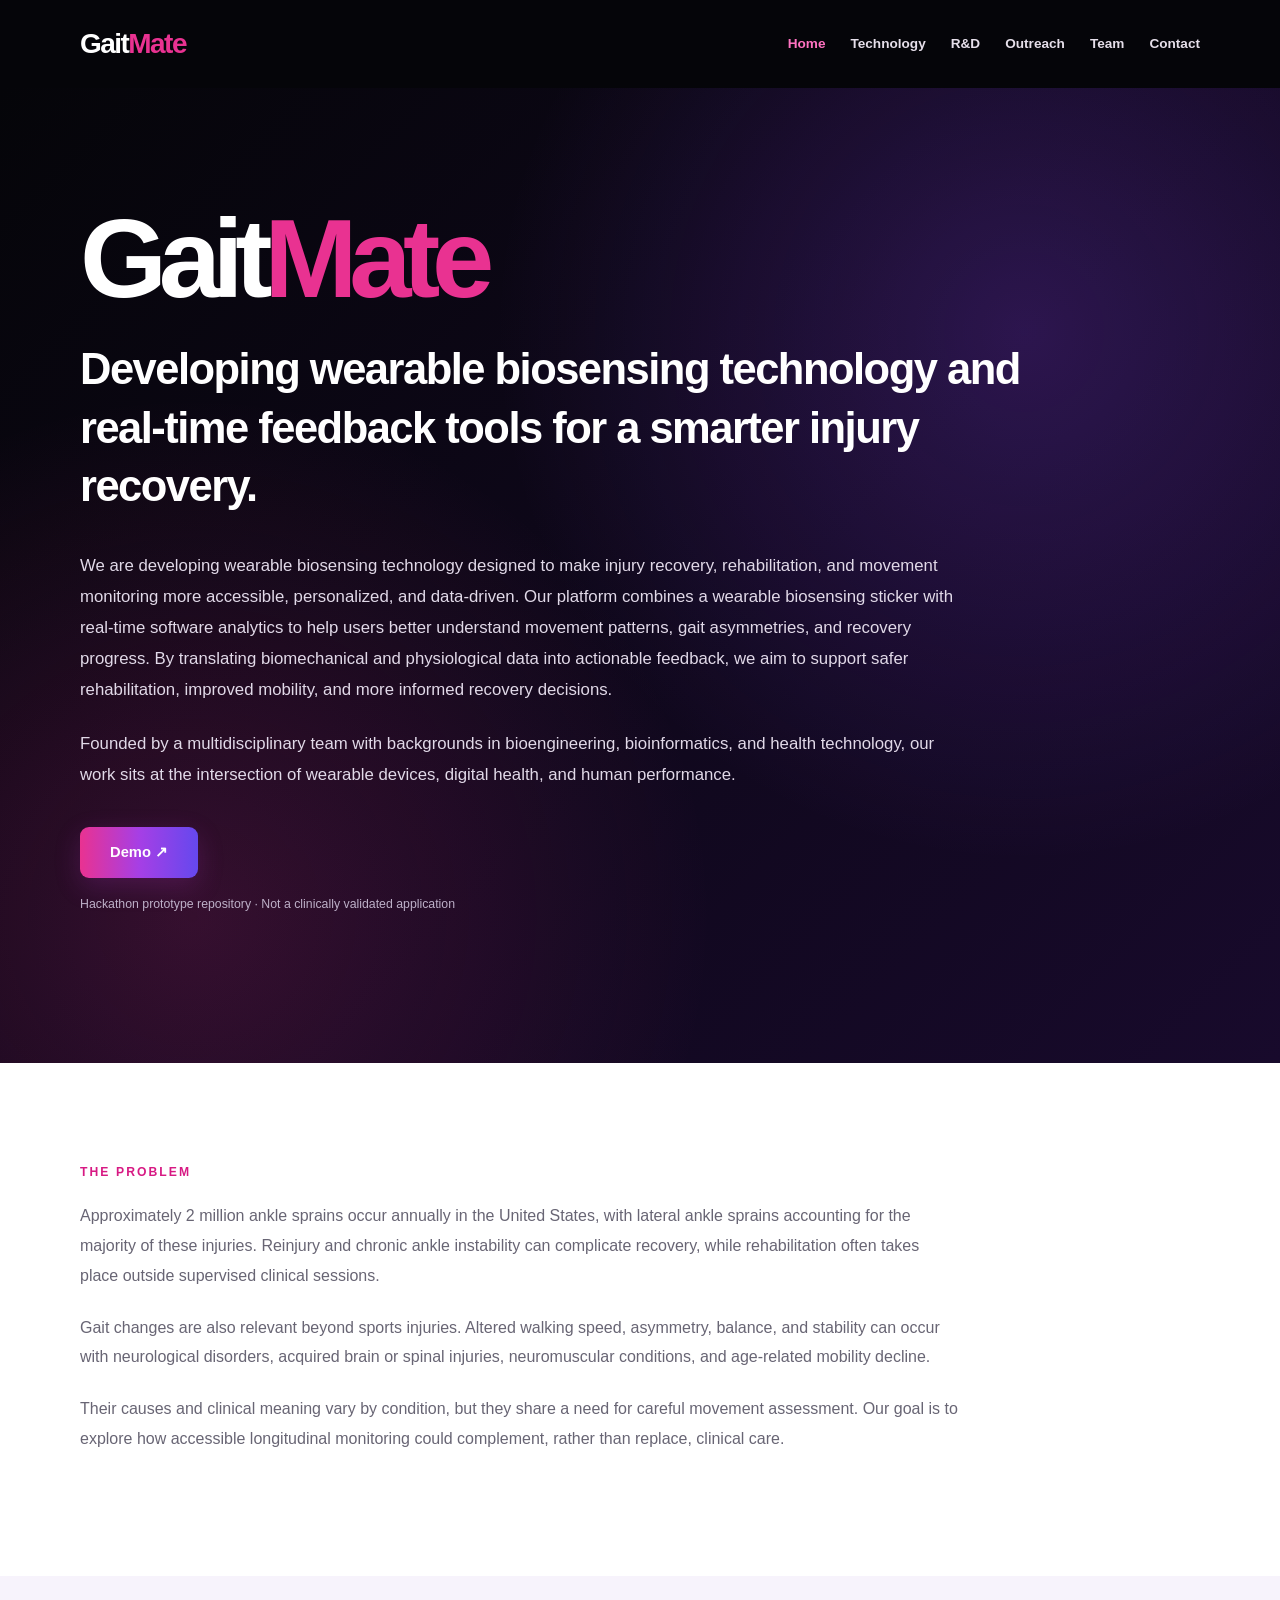
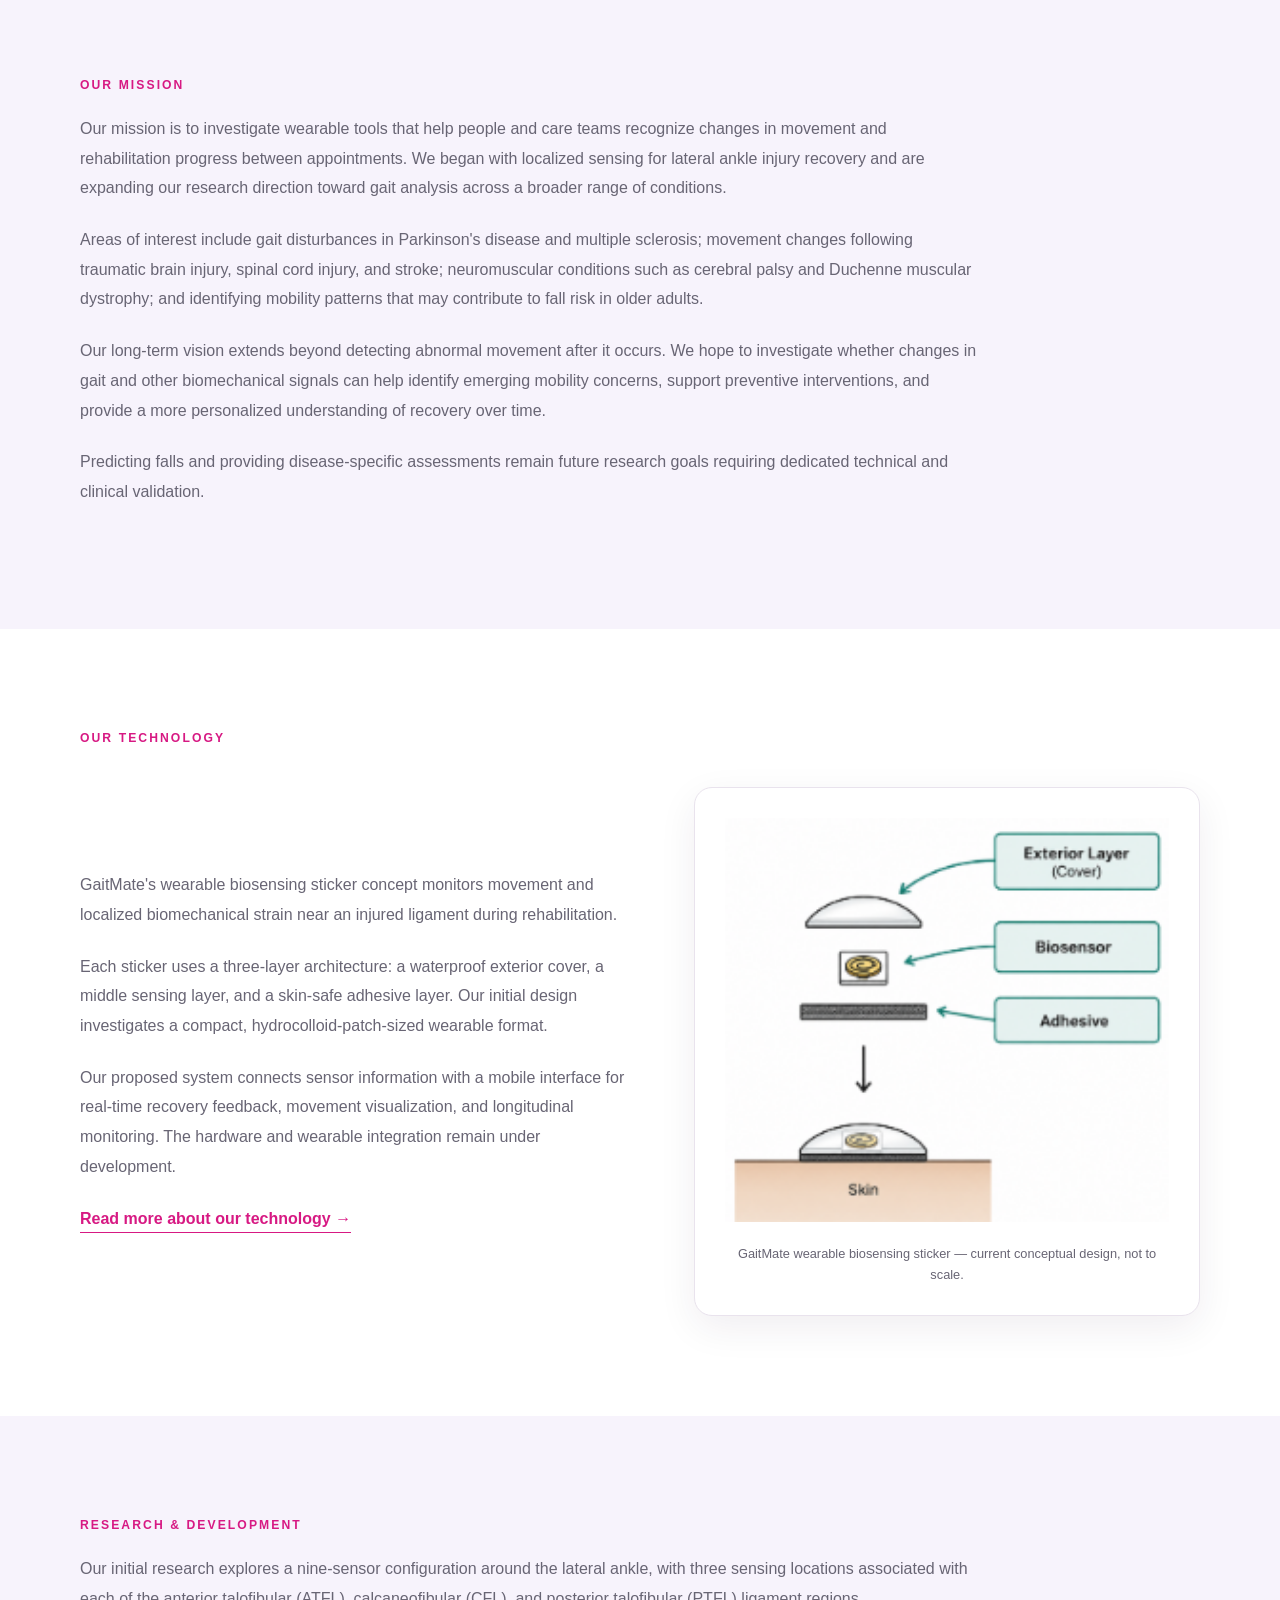
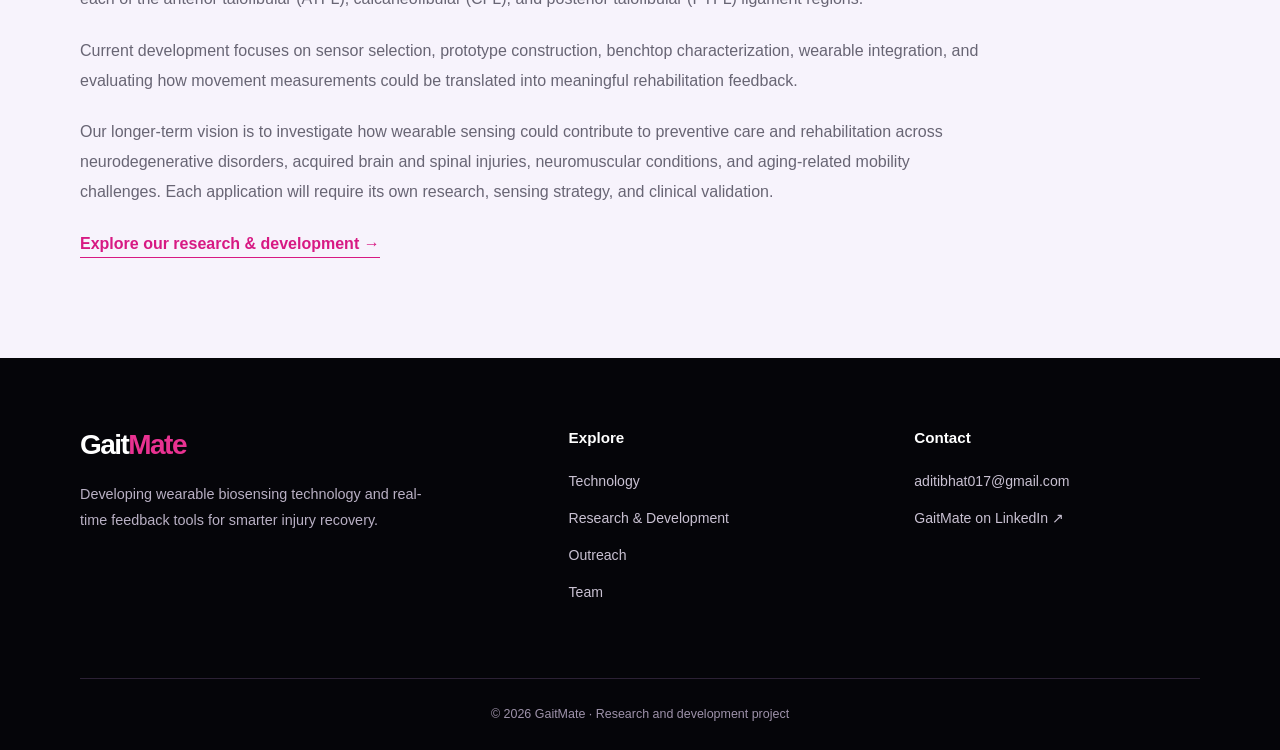
<file: index.html>
<!DOCTYPE html>
<html lang="en">
<head>
  <meta charset="UTF-8">
  <meta name="viewport" content="width=device-width, initial-scale=1.0">
  <meta name="description" content="GaitMate wearable biosensing and rehabilitation research">
  <title>Home | GaitMate</title>
  <link rel="stylesheet" href="style.css">
</head>

<body>

  <!-- NAVIGATION -->
  <header class="site-header">
    <nav class="nav wrap" aria-label="Main navigation">
      <a class="brand" href="index.html">Gait<span>Mate</span></a>

      <div class="nav-links">
        <a href="index.html" aria-current="page">Home</a>
        <a href="technology.html">Technology</a>
        <a href="research-development.html">R&D</a>
        <a href="outreach.html">Outreach</a>
        <a href="team.html">Team</a>
        <a href="contact.html">Contact</a>
      </div>
    </nav>
  </header>

  <main>

    <!-- HERO -->
    <section class="hero">
      <div class="wrap hero-inner">

        <h1>Gait<span>Mate</span></h1>

        <h2>
          Developing wearable biosensing technology and real-time
          feedback tools for a smarter injury recovery.
        </h2>

        <p>
          We are developing wearable biosensing technology designed
          to make injury recovery, rehabilitation, and movement
          monitoring more accessible, personalized, and data-driven.
          Our platform combines a wearable biosensing sticker with
          real-time software analytics to help users better understand
          movement patterns, gait asymmetries, and recovery progress.
          By translating biomechanical and physiological data into
          actionable feedback, we aim to support safer rehabilitation,
          improved mobility, and more informed recovery decisions.
        </p>

        <p>
          Founded by a multidisciplinary team with backgrounds in
          bioengineering, bioinformatics, and health technology,
          our work sits at the intersection of wearable devices,
          digital health, and human performance.
        </p>

        <a
          class="button"
          href="https://github.com/ribh76/GaitMate"
          target="_blank"
          rel="noopener noreferrer">
          Demo ↗
        </a>

        <p class="micro">
          Hackathon prototype repository · Not a clinically validated application
        </p>

      </div>
    </section>

    <!-- THE PROBLEM -->
    <section class="section wrap">

      <p class="eyebrow">THE PROBLEM</p>

      <p>
        Approximately 2 million ankle sprains occur annually in the
        United States, with lateral ankle sprains accounting for
        the majority of these injuries. Reinjury and chronic ankle
        instability can complicate recovery, while rehabilitation
        often takes place outside supervised clinical sessions.
      </p>

      <p>
        Gait changes are also relevant beyond sports injuries.
        Altered walking speed, asymmetry, balance, and stability
        can occur with neurological disorders, acquired brain
        or spinal injuries, neuromuscular conditions, and
        age-related mobility decline.
      </p>

      <p>
        Their causes and clinical meaning vary by condition,
        but they share a need for careful movement assessment.
        Our goal is to explore how accessible longitudinal
        monitoring could complement, rather than replace,
        clinical care.
      </p>

    </section>

    <!-- OUR MISSION -->
    <section class="section section-tint">
      <div class="wrap">

        <p class="eyebrow">OUR MISSION</p>

        <p>
          Our mission is to investigate wearable tools that help
          people and care teams recognize changes in movement
          and rehabilitation progress between appointments.
          We began with localized sensing for lateral ankle injury
          recovery and are expanding our research direction toward
          gait analysis across a broader range of conditions.
        </p>

        <p>
          Areas of interest include gait disturbances in Parkinson's
          disease and multiple sclerosis; movement changes following
          traumatic brain injury, spinal cord injury, and stroke;
          neuromuscular conditions such as cerebral palsy and
          Duchenne muscular dystrophy; and identifying mobility
          patterns that may contribute to fall risk in older adults.
        </p>

        <p>
          Our long-term vision extends beyond detecting abnormal
          movement after it occurs. We hope to investigate whether
          changes in gait and other biomechanical signals can help
          identify emerging mobility concerns, support preventive
          interventions, and provide a more personalized understanding
          of recovery over time.
        </p>

        <p>
          Predicting falls and providing disease-specific assessments
          remain future research goals requiring dedicated technical
          and clinical validation.
        </p>

      </div>
    </section>

    <!-- OUR TECHNOLOGY -->
    <section class="section wrap">

      <p class="eyebrow">OUR TECHNOLOGY</p>

      <div class="split">

        <div>

          <p>
            GaitMate's wearable biosensing sticker concept monitors
            movement and localized biomechanical strain near an
            injured ligament during rehabilitation.
          </p>

          <p>
            Each sticker uses a three-layer architecture: a waterproof
            exterior cover, a middle sensing layer, and a skin-safe
            adhesive layer. Our initial design investigates a compact,
            hydrocolloid-patch-sized wearable format.
          </p>

          <p>
            Our proposed system connects sensor information with a
            mobile interface for real-time recovery feedback,
            movement visualization, and longitudinal monitoring.
            The hardware and wearable integration remain under
            development.
          </p>

          <a class="inline-link" href="technology.html">
            Read more about our technology →
          </a>

        </div>

        <figure class="diagram">

          <img
            src="GaitMatePrototypeDesign1.png"
            alt="GaitMate sensor architecture showing exterior protective layer, biosensor, adhesive layer, and placement on skin">

          <figcaption>
            GaitMate wearable biosensing sticker — current conceptual design,
            not to scale.
          </figcaption>

        </figure>

      </div>

    </section>

    <!-- RESEARCH AND DEVELOPMENT -->
    <section class="section section-tint">
      <div class="wrap">

        <p class="eyebrow">RESEARCH &amp; DEVELOPMENT</p>

        <p>
          Our initial research explores a nine-sensor configuration
          around the lateral ankle, with three sensing locations
          associated with each of the anterior talofibular (ATFL),
          calcaneofibular (CFL), and posterior talofibular (PTFL)
          ligament regions.
        </p>

        <p>
          Current development focuses on sensor selection,
          prototype construction, benchtop characterization,
          wearable integration, and evaluating how movement
          measurements could be translated into meaningful
          rehabilitation feedback.
        </p>

        <p>
          Our longer-term vision is to investigate how wearable
          sensing could contribute to preventive care and
          rehabilitation across neurodegenerative disorders,
          acquired brain and spinal injuries, neuromuscular
          conditions, and aging-related mobility challenges.
          Each application will require its own research,
          sensing strategy, and clinical validation.
        </p>

        <a class="inline-link" href="research-development.html">
          Explore our research &amp; development →
        </a>

      </div>
    </section>

  </main>

  <!-- FOOTER -->
  <footer class="site-footer">

    <div class="wrap footer-grid">

      <div>
        <a class="brand" href="index.html">Gait<span>Mate</span></a>

        <p>
          Developing wearable biosensing technology and
          real-time feedback tools for smarter injury recovery.
        </p>
      </div>

      <div>
        <h3>Explore</h3>
        <a href="technology.html">Technology</a>
        <a href="research-development.html">Research &amp; Development</a>
        <a href="outreach.html">Outreach</a>
        <a href="team.html">Team</a>
      </div>

      <div>
        <h3>Contact</h3>

        <a href="mailto:aditibhat017@gmail.com">
          aditibhat017@gmail.com
        </a>

        <a
          href="https://www.linkedin.com/company/gaitmate"
          target="_blank"
          rel="noopener noreferrer">
          GaitMate on LinkedIn ↗
        </a>
      </div>

    </div>

    <div class="wrap copyright">
      © 2026 GaitMate · Research and development project
    </div>

  </footer>

</body>
</html>
</file>
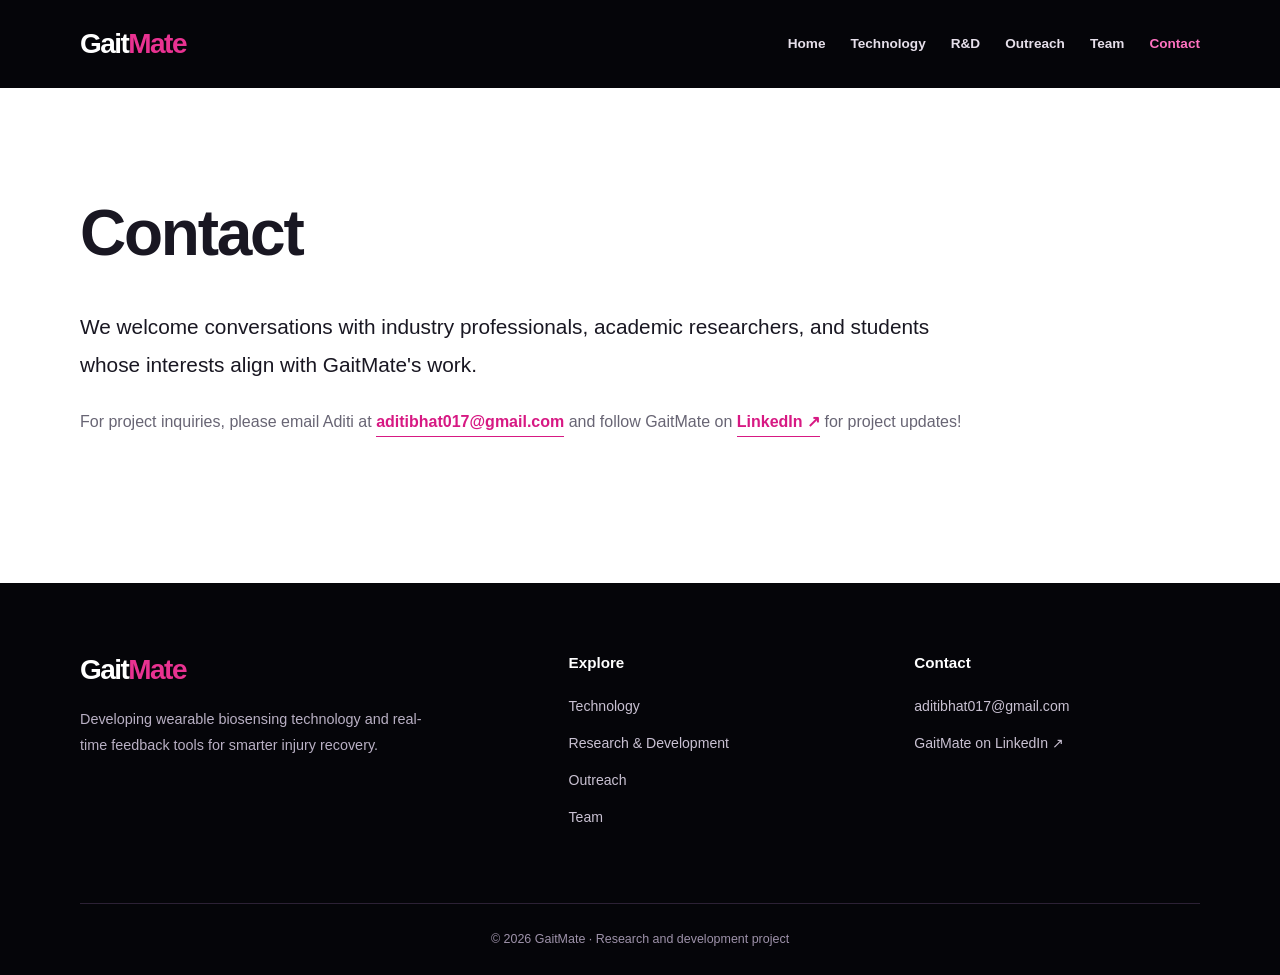
<file: contact.html>
<!DOCTYPE html>
<html lang="en">
<head>
  <meta charset="UTF-8">
  <meta name="viewport" content="width=device-width, initial-scale=1.0">
  <meta name="description" content="Contact GaitMate for research collaborations and project inquiries.">
  <title>Contact | GaitMate</title>
  <link rel="stylesheet" href="style.css">
</head>

<body>

  <header class="site-header">
    <nav class="nav wrap" aria-label="Main navigation">
      <a class="brand" href="index.html">Gait<span>Mate</span></a>

      <div class="nav-links">
        <a href="index.html">Home</a>
        <a href="technology.html">Technology</a>
        <a href="research-development.html">R&D</a>
        <a href="outreach.html">Outreach</a>
        <a href="team.html">Team</a>
        <a href="contact.html" aria-current="page">Contact</a>
      </div>
    </nav>
  </header>

  <main>

    <section class="page-intro wrap contact-page">

      <h1>Contact</h1>

      <p class="lead">
        We welcome conversations with industry professionals,
        academic researchers, and students whose interests
        align with GaitMate's work.
      </p>

      <p>
        For project inquiries, please email Aditi at
        <a class="inline-link"
           href="mailto:aditibhat017@gmail.com">
          aditibhat017@gmail.com
        </a>
        and follow GaitMate on
        <a class="inline-link"
           href="https://www.linkedin.com/company/gaitmate"
           target="_blank"
           rel="noopener noreferrer">
          LinkedIn ↗
        </a>
        for project updates!
      </p>

    </section>

  </main>

  <!-- FOOTER -->
  <footer class="site-footer">
    <div class="wrap footer-grid">

      <div>
        <a class="brand" href="index.html">Gait<span>Mate</span></a>
        <p>
          Developing wearable biosensing technology and
          real-time feedback tools for smarter injury recovery.
        </p>
      </div>

      <div>
        <h3>Explore</h3>
        <a href="technology.html">Technology</a>
        <a href="research-development.html">Research &amp; Development</a>
        <a href="outreach.html">Outreach</a>
        <a href="team.html">Team</a>
      </div>

      <div>
        <h3>Contact</h3>
        <a href="mailto:aditibhat017@gmail.com">aditibhat017@gmail.com</a>
        <a href="https://www.linkedin.com/company/gaitmate"
           target="_blank" rel="noopener noreferrer">
          GaitMate on LinkedIn ↗
        </a>
      </div>

    </div>

    <div class="wrap copyright">
      © 2026 GaitMate · Research and development project
    </div>
  </footer>

</body>
</html>
</file>
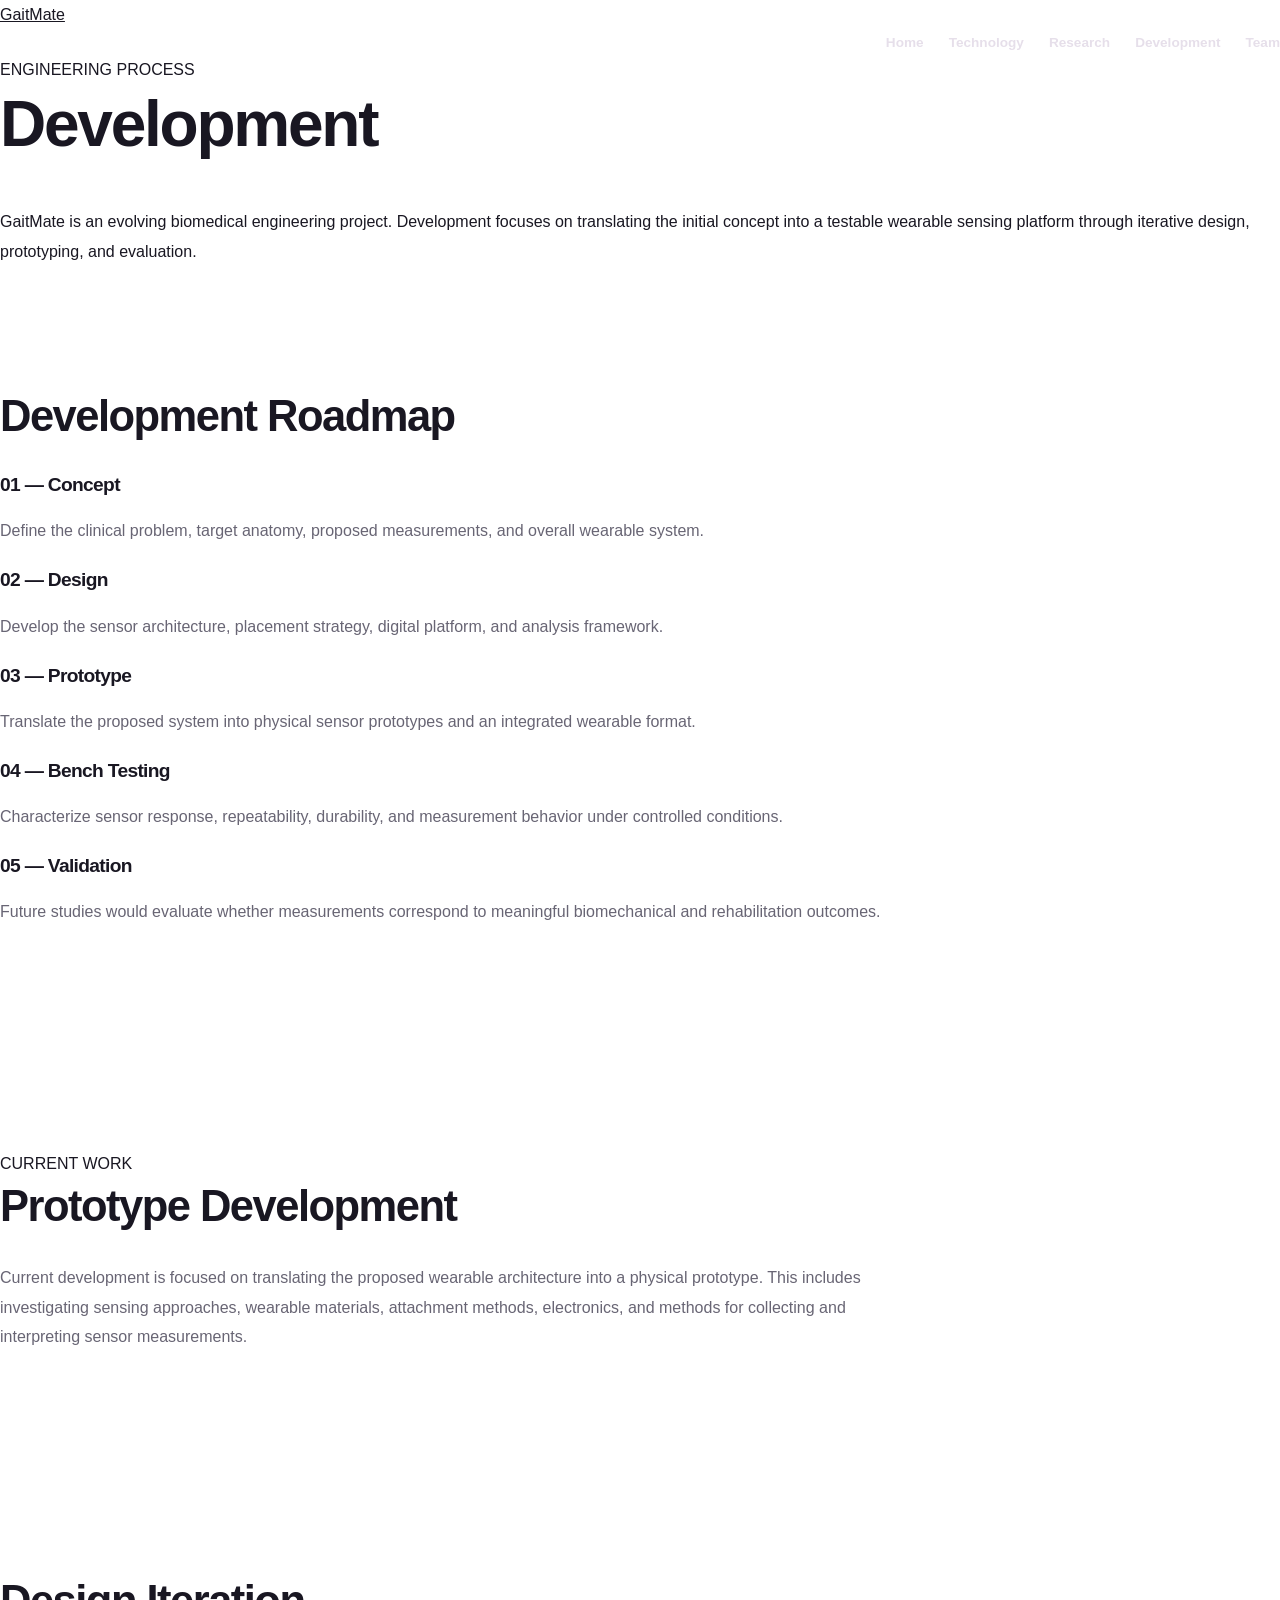
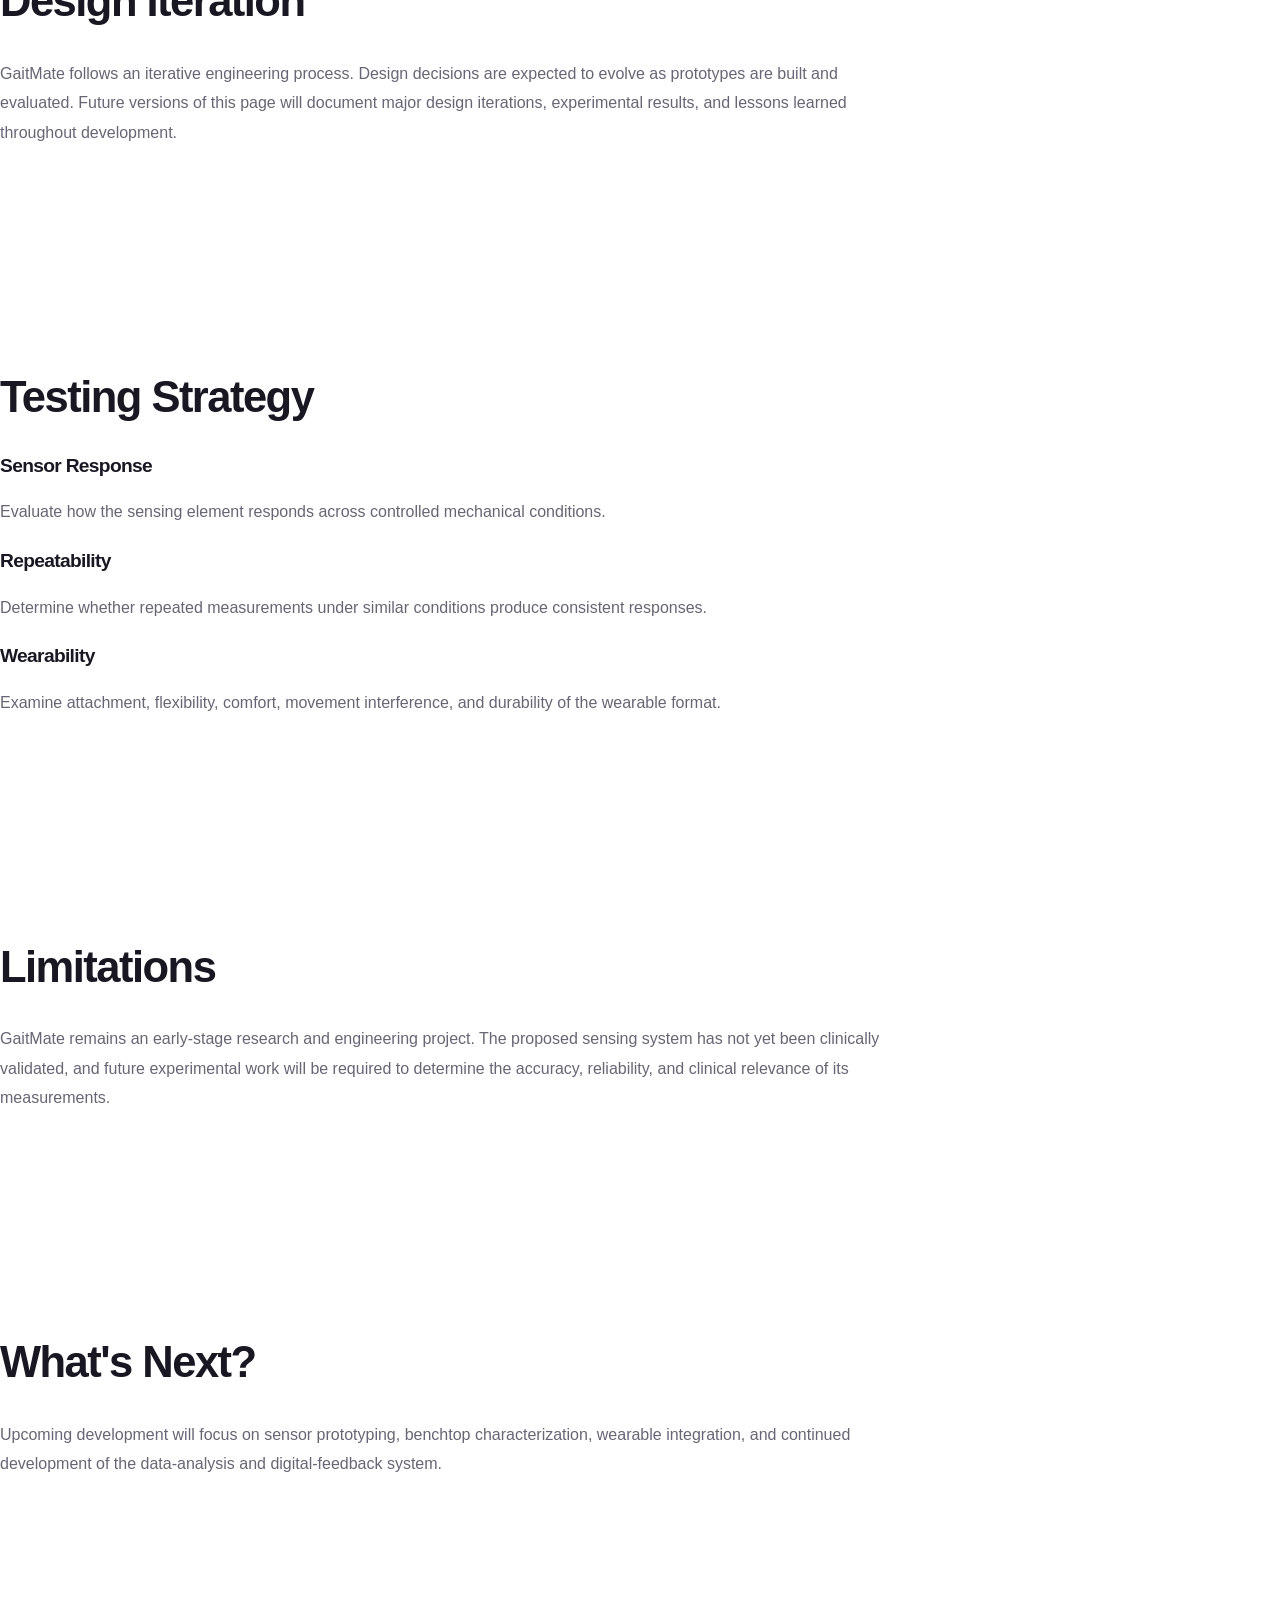
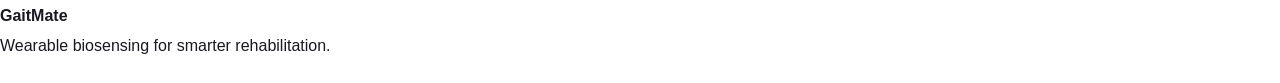
<file: development.html>
<!DOCTYPE html>
<html lang="en">

<head>
  <meta charset="UTF-8">
  <meta name="viewport" content="width=device-width, initial-scale=1.0">

  <title>Development | GaitMate</title>

  <link rel="stylesheet" href="style.css">
</head>

<body>

<nav>
  <a class="logo" href="index.html">GaitMate</a>

  <div class="nav-links">
    <a href="index.html">Home</a>
    <a href="technology.html">Technology</a>
    <a href="research.html">Research</a>
    <a href="development.html">Development</a>
    <a href="team.html">Team</a>
  </div>
</nav>


<main class="page">

  <header class="page-header">

    <div class="section-label">ENGINEERING PROCESS</div>

    <h1>Development</h1>

    <p>
      GaitMate is an evolving biomedical engineering project.
      Development focuses on translating the initial concept into
      a testable wearable sensing platform through iterative design,
      prototyping, and evaluation.
    </p>

  </header>


  <section class="section">

    <h2>Development Roadmap</h2>

    <div class="card-grid">

      <div class="card">
        <h3>01 — Concept</h3>
        <p>
          Define the clinical problem, target anatomy, proposed
          measurements, and overall wearable system.
        </p>
      </div>

      <div class="card">
        <h3>02 — Design</h3>
        <p>
          Develop the sensor architecture, placement strategy,
          digital platform, and analysis framework.
        </p>
      </div>

      <div class="card">
        <h3>03 — Prototype</h3>
        <p>
          Translate the proposed system into physical sensor
          prototypes and an integrated wearable format.
        </p>
      </div>

      <div class="card">
        <h3>04 — Bench Testing</h3>
        <p>
          Characterize sensor response, repeatability, durability,
          and measurement behavior under controlled conditions.
        </p>
      </div>

      <div class="card">
        <h3>05 — Validation</h3>
        <p>
          Future studies would evaluate whether measurements
          correspond to meaningful biomechanical and rehabilitation
          outcomes.
        </p>
      </div>

    </div>

  </section>


  <section class="section">

    <div class="section-label">CURRENT WORK</div>

    <h2>Prototype Development</h2>

    <p>
      Current development is focused on translating the proposed
      wearable architecture into a physical prototype. This includes
      investigating sensing approaches, wearable materials, attachment
      methods, electronics, and methods for collecting and interpreting
      sensor measurements.
    </p>

  </section>


  <section class="section">

    <h2>Design Iteration</h2>

    <p>
      GaitMate follows an iterative engineering process. Design
      decisions are expected to evolve as prototypes are built and
      evaluated. Future versions of this page will document major
      design iterations, experimental results, and lessons learned
      throughout development.
    </p>

  </section>


  <section class="section">

    <h2>Testing Strategy</h2>

    <div class="card-grid">

      <div class="card">
        <h3>Sensor Response</h3>
        <p>
          Evaluate how the sensing element responds across controlled
          mechanical conditions.
        </p>
      </div>

      <div class="card">
        <h3>Repeatability</h3>
        <p>
          Determine whether repeated measurements under similar
          conditions produce consistent responses.
        </p>
      </div>

      <div class="card">
        <h3>Wearability</h3>
        <p>
          Examine attachment, flexibility, comfort, movement
          interference, and durability of the wearable format.
        </p>
      </div>

    </div>

  </section>


  <section class="section">

    <h2>Limitations</h2>

    <p>
      GaitMate remains an early-stage research and engineering project.
      The proposed sensing system has not yet been clinically validated,
      and future experimental work will be required to determine the
      accuracy, reliability, and clinical relevance of its measurements.
    </p>

  </section>


  <section class="section">

    <h2>What's Next?</h2>

    <p>
      Upcoming development will focus on sensor prototyping, benchtop
      characterization, wearable integration, and continued development
      of the data-analysis and digital-feedback system.
    </p>

  </section>

</main>


<footer>
  <strong>GaitMate</strong>
  <p>Wearable biosensing for smarter rehabilitation.</p>
</footer>

</body>
</html>
</file>
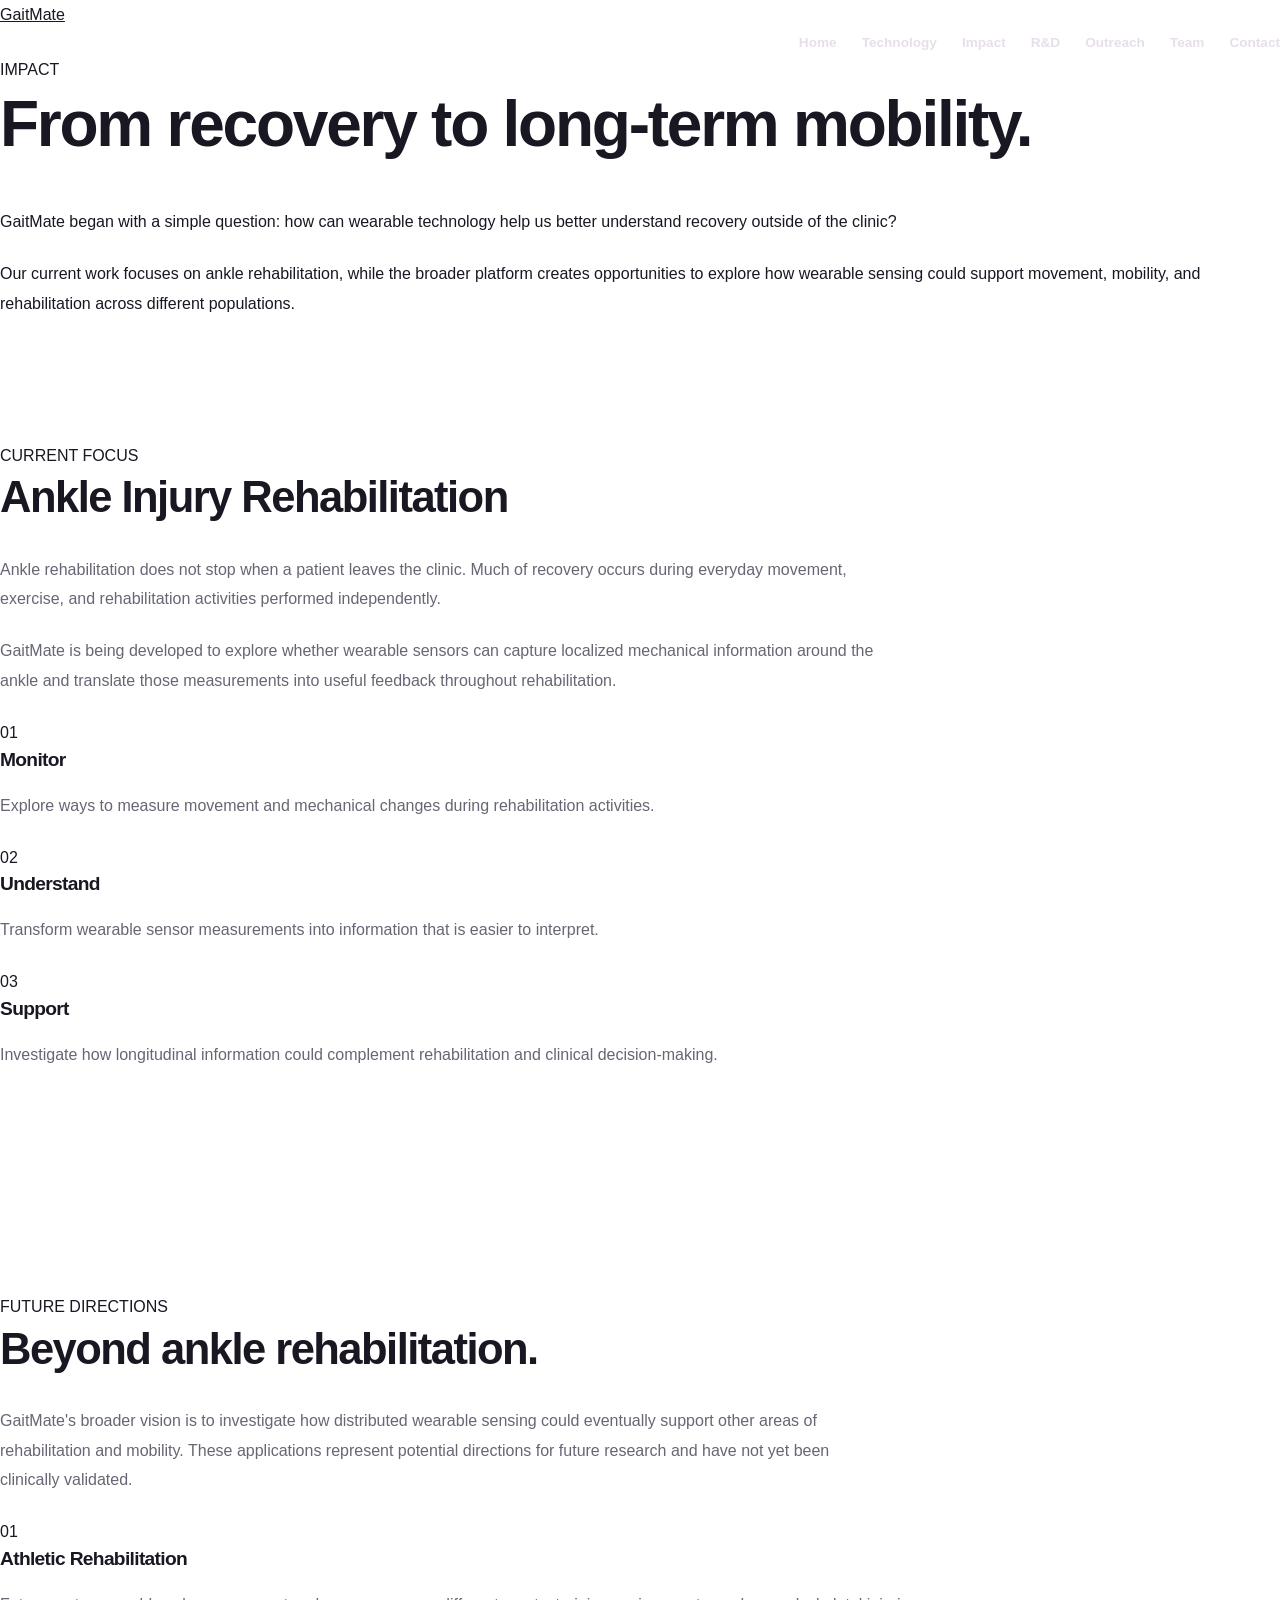
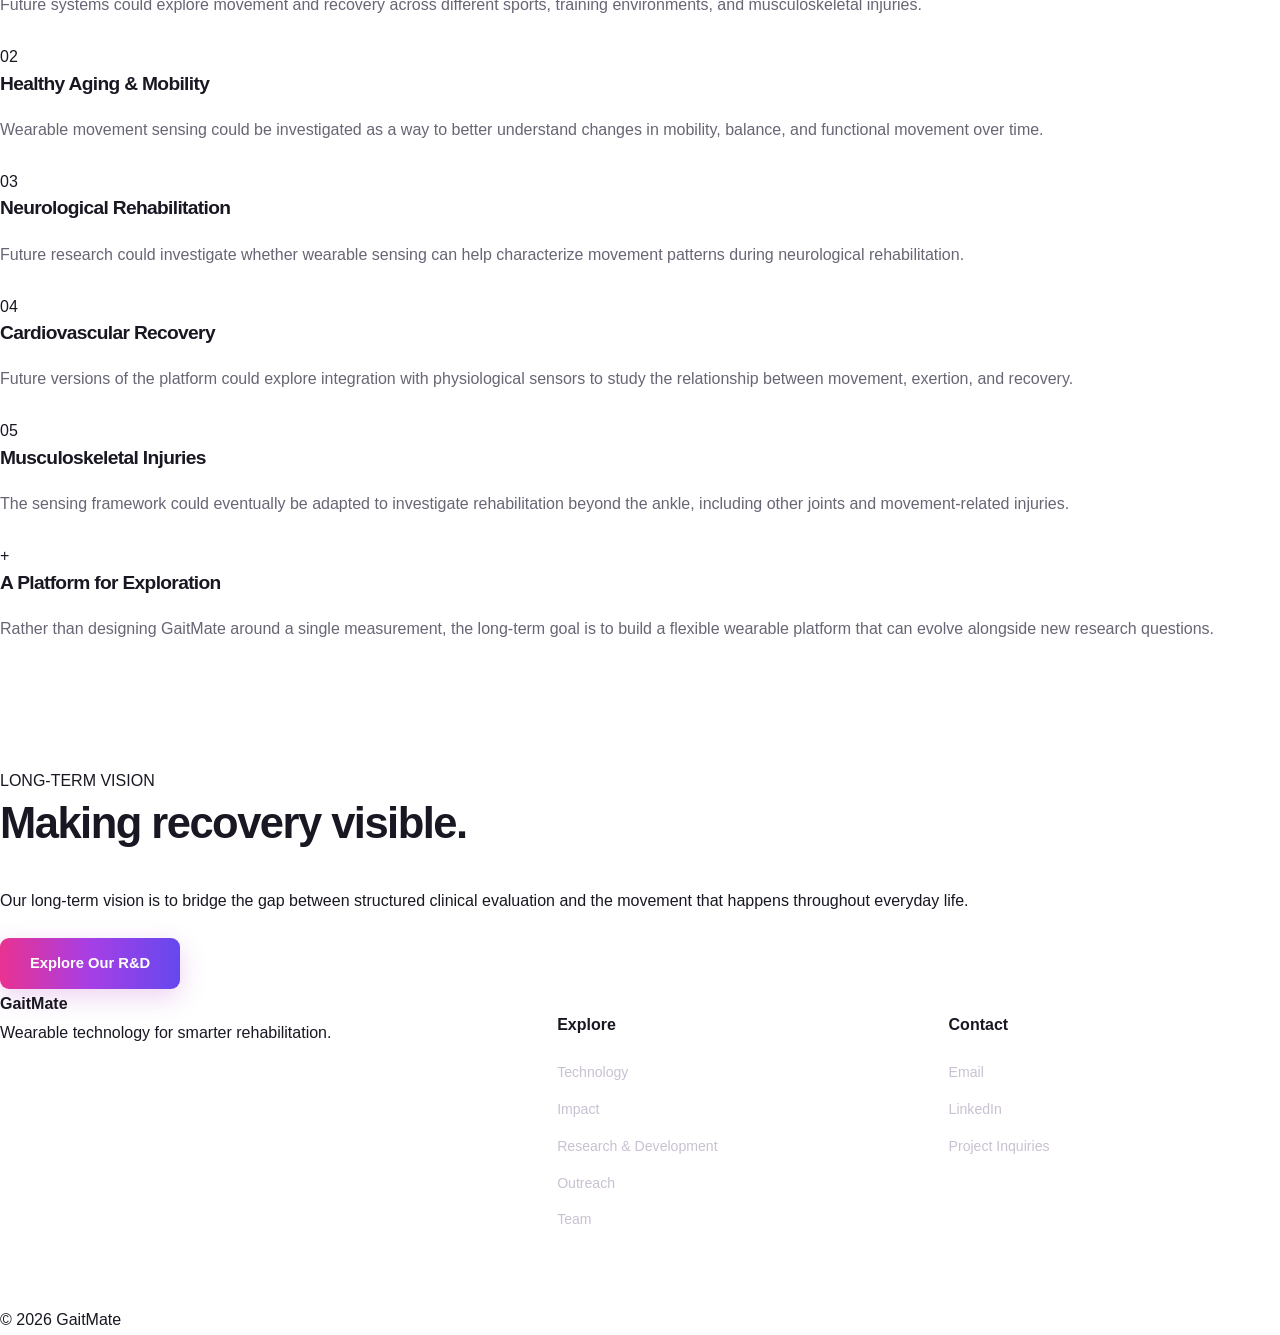
<file: impact.html>
<!DOCTYPE html>
<html lang="en">

<head>
  <meta charset="UTF-8">
  <meta name="viewport" content="width=device-width, initial-scale=1.0">

  <title>Impact | GaitMate</title>

  <link rel="stylesheet" href="style.css">
</head>

<body>

<nav>
  <a class="logo" href="index.html">GaitMate</a>

  <div class="nav-links">
    <a href="index.html">Home</a>
    <a href="technology.html">Technology</a>
    <a href="impact.html">Impact</a>
    <a href="research-development.html">R&D</a>
    <a href="outreach.html">Outreach</a>
    <a href="team.html">Team</a>
    <a href="contact.html">Contact</a>
  </div>
</nav>


<main class="page">

  <!-- PAGE INTRO -->

  <header class="page-header">

    <div class="section-label">IMPACT</div>

    <h1>From recovery to long-term mobility.</h1>

    <p>
      GaitMate began with a simple question: how can wearable
      technology help us better understand recovery outside of the
      clinic?
    </p>

    <p>
      Our current work focuses on ankle rehabilitation, while the
      broader platform creates opportunities to explore how wearable
      sensing could support movement, mobility, and rehabilitation
      across different populations.
    </p>

  </header>


  <!-- CURRENT FOCUS -->

  <section class="section">

    <div class="section-label">CURRENT FOCUS</div>

    <h2>Ankle Injury Rehabilitation</h2>

    <p>
      Ankle rehabilitation does not stop when a patient leaves the
      clinic. Much of recovery occurs during everyday movement,
      exercise, and rehabilitation activities performed independently.
    </p>

    <p>
      GaitMate is being developed to explore whether wearable sensors
      can capture localized mechanical information around the ankle
      and translate those measurements into useful feedback throughout
      rehabilitation.
    </p>

    <div class="impact-focus">

      <div>
        <span>01</span>
        <h3>Monitor</h3>
        <p>
          Explore ways to measure movement and mechanical changes
          during rehabilitation activities.
        </p>
      </div>

      <div>
        <span>02</span>
        <h3>Understand</h3>
        <p>
          Transform wearable sensor measurements into information
          that is easier to interpret.
        </p>
      </div>

      <div>
        <span>03</span>
        <h3>Support</h3>
        <p>
          Investigate how longitudinal information could complement
          rehabilitation and clinical decision-making.
        </p>
      </div>

    </div>

  </section>


  <!-- FUTURE DIRECTIONS -->

  <section class="section impact-future">

    <div class="section-label">FUTURE DIRECTIONS</div>

    <h2>Beyond ankle rehabilitation.</h2>

    <p>
      GaitMate's broader vision is to investigate how distributed
      wearable sensing could eventually support other areas of
      rehabilitation and mobility. These applications represent
      potential directions for future research and have not yet been
      clinically validated.
    </p>


    <div class="impact-grid">

      <div class="impact-card">

        <div class="impact-number">01</div>

        <h3>Athletic Rehabilitation</h3>

        <p>
          Future systems could explore movement and recovery across
          different sports, training environments, and
          musculoskeletal injuries.
        </p>

      </div>


      <div class="impact-card">

        <div class="impact-number">02</div>

        <h3>Healthy Aging & Mobility</h3>

        <p>
          Wearable movement sensing could be investigated as a way
          to better understand changes in mobility, balance, and
          functional movement over time.
        </p>

      </div>


      <div class="impact-card">

        <div class="impact-number">03</div>

        <h3>Neurological Rehabilitation</h3>

        <p>
          Future research could investigate whether wearable sensing
          can help characterize movement patterns during neurological
          rehabilitation.
        </p>

      </div>


      <div class="impact-card">

        <div class="impact-number">04</div>

        <h3>Cardiovascular Recovery</h3>

        <p>
          Future versions of the platform could explore integration
          with physiological sensors to study the relationship between
          movement, exertion, and recovery.
        </p>

      </div>


      <div class="impact-card">

        <div class="impact-number">05</div>

        <h3>Musculoskeletal Injuries</h3>

        <p>
          The sensing framework could eventually be adapted to
          investigate rehabilitation beyond the ankle, including
          other joints and movement-related injuries.
        </p>

      </div>


      <div class="impact-card impact-card-highlight">

        <div class="impact-number">+</div>

        <h3>A Platform for Exploration</h3>

        <p>
          Rather than designing GaitMate around a single measurement,
          the long-term goal is to build a flexible wearable platform
          that can evolve alongside new research questions.
        </p>

      </div>

    </div>

  </section>


  <!-- VISION -->

  <section class="impact-vision">

    <div class="section-label">LONG-TERM VISION</div>

    <h2>
      Making recovery visible.
    </h2>

    <p>
      Our long-term vision is to bridge the gap between structured
      clinical evaluation and the movement that happens throughout
      everyday life.
    </p>

    <a class="button" href="research-development.html">
      Explore Our R&D
    </a>

  </section>

</main>


<footer>

  <div class="footer-grid">

    <div class="footer-brand">

      <strong>GaitMate</strong>

      <p>
        Wearable technology for smarter rehabilitation.
      </p>

    </div>


    <div>

      <h4>Explore</h4>

      <a href="technology.html">Technology</a>
      <a href="impact.html">Impact</a>
      <a href="research-development.html">Research & Development</a>
      <a href="outreach.html">Outreach</a>
      <a href="team.html">Team</a>

    </div>


    <div>

      <h4>Contact</h4>

      <a href="mailto:aditibhat017@gmail.com">
        Email
      </a>

      <a
        href="https://www.linkedin.com/company/gaitmate"
        target="_blank"
        rel="noopener noreferrer">
        LinkedIn
      </a>

      <a href="contact.html">
        Project Inquiries
      </a>

    </div>

  </div>


  <div class="footer-bottom">
    © 2026 GaitMate
  </div>

</footer>

</body>
</html>
</file>
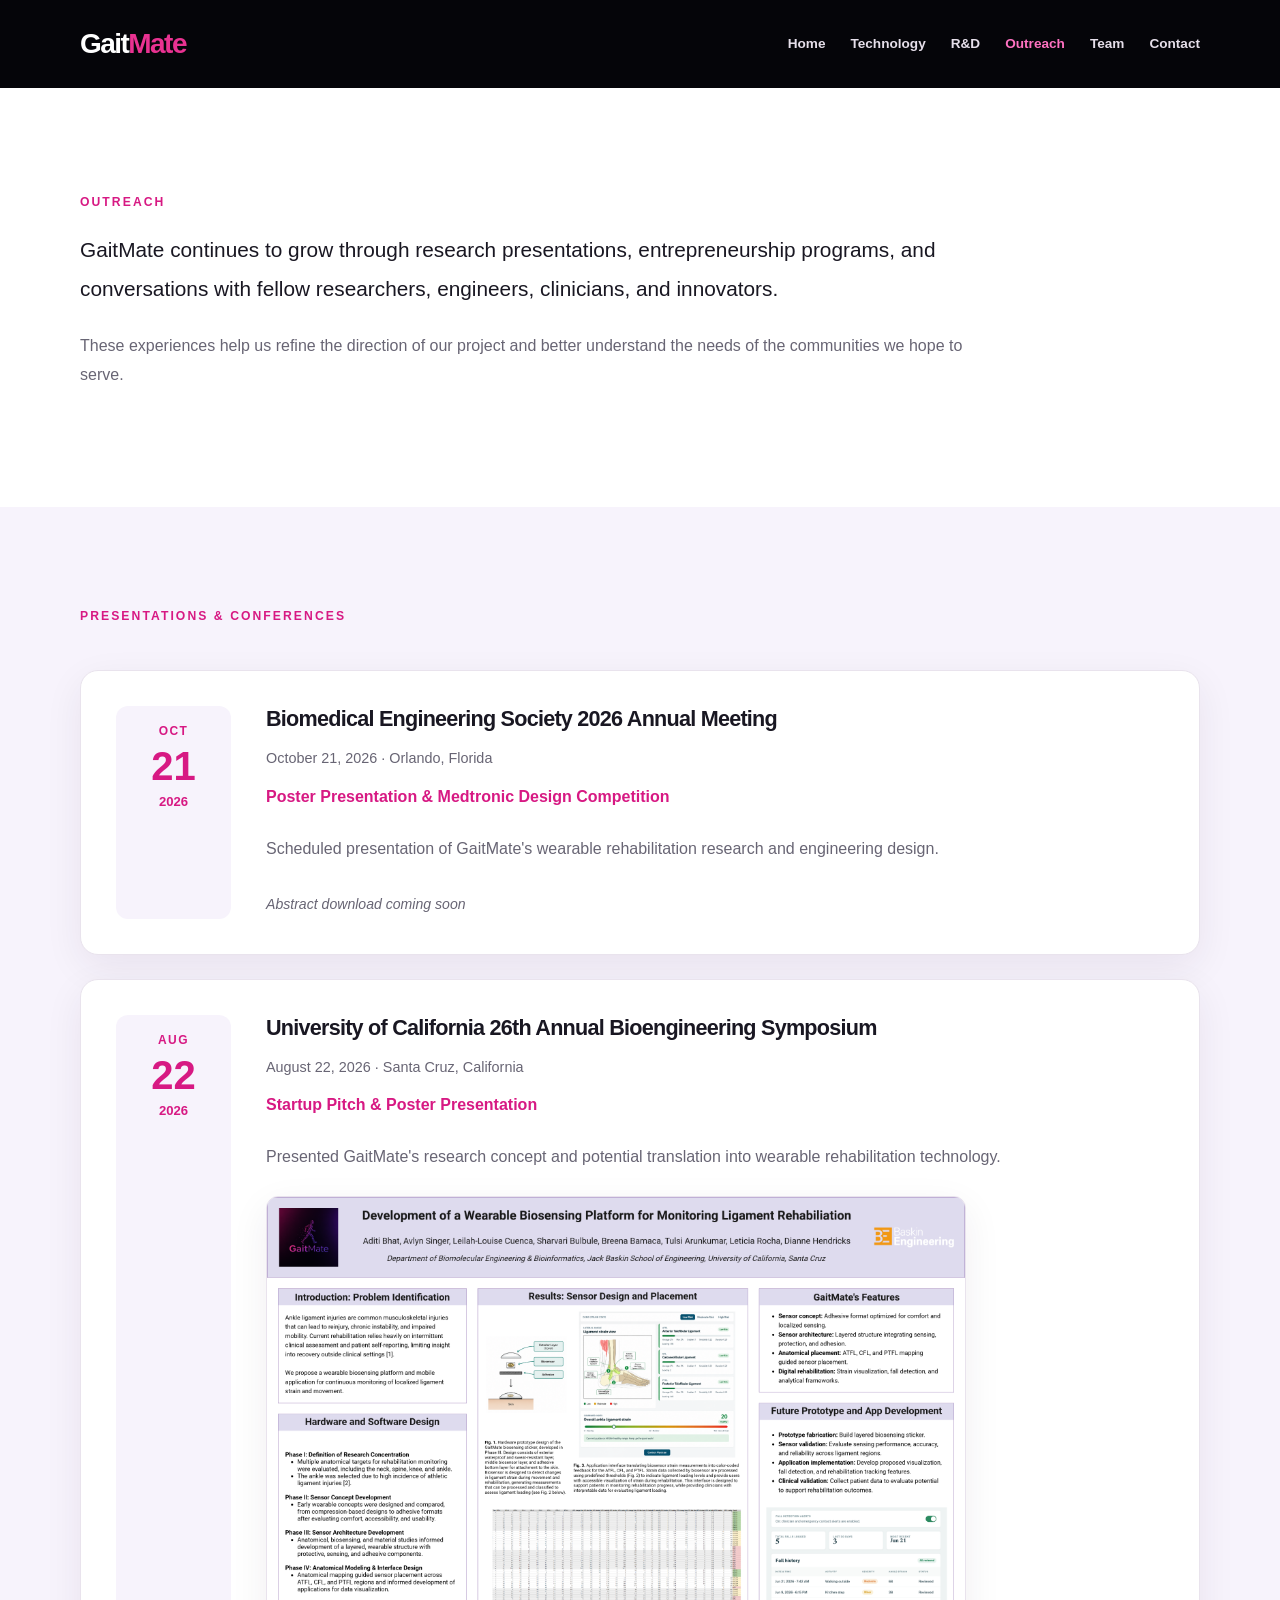
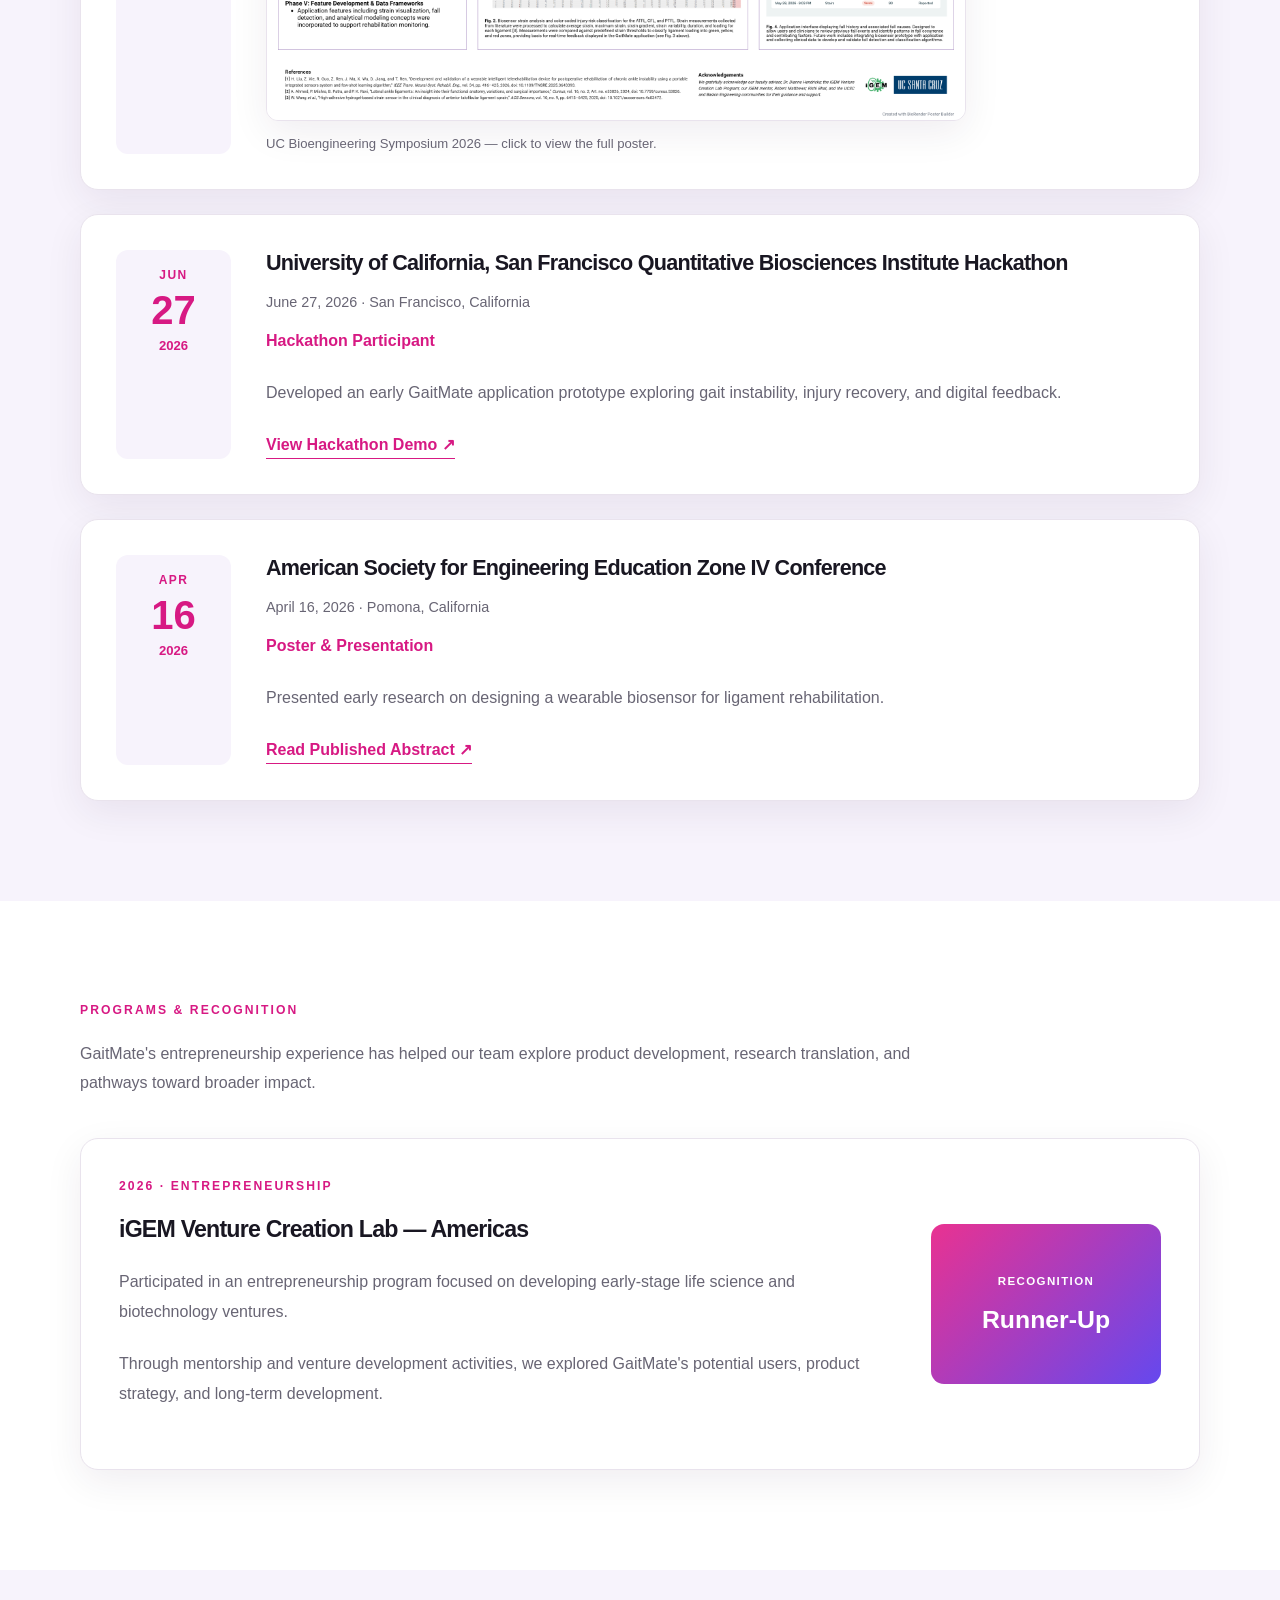
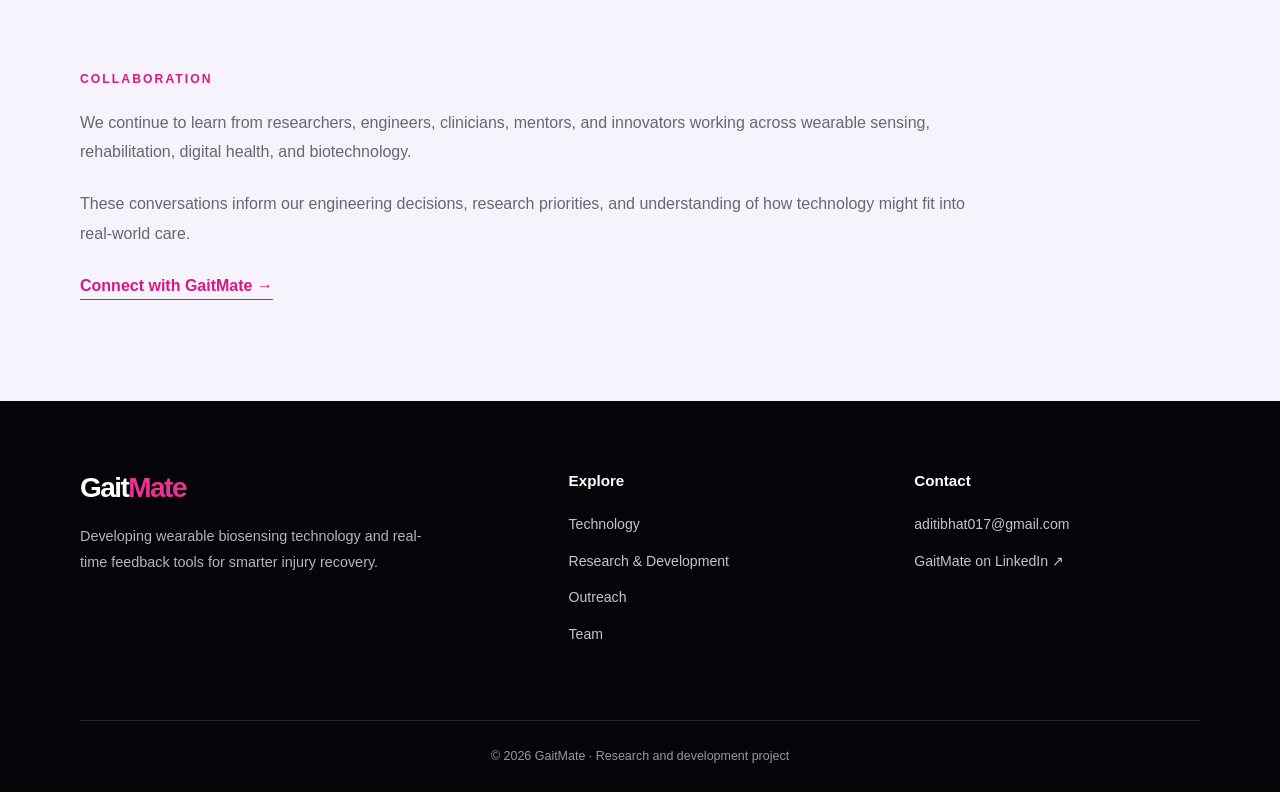
<file: outreach.html>
<!DOCTYPE html>
<html lang="en">
<head>
  <meta charset="UTF-8">
  <meta name="viewport" content="width=device-width, initial-scale=1.0">
  <meta name="description" content="GaitMate conferences, research presentations, hackathons, and entrepreneurship recognition.">
  <title>Outreach | GaitMate</title>
  <link rel="stylesheet" href="style.css">
</head>

<body>

  <header class="site-header">
    <nav class="nav wrap" aria-label="Main navigation">
      <a class="brand" href="index.html">Gait<span>Mate</span></a>

      <div class="nav-links">
        <a href="index.html">Home</a>
        <a href="technology.html">Technology</a>
        <a href="research-development.html">R&D</a>
        <a href="outreach.html" aria-current="page">Outreach</a>
        <a href="team.html">Team</a>
        <a href="contact.html">Contact</a>
      </div>
    </nav>
  </header>

  <main>

    <!-- INTRODUCTION -->
    <section class="page-intro wrap">

      <p class="eyebrow">OUTREACH</p>

      <p class="lead">
        GaitMate continues to grow through research presentations,
        entrepreneurship programs, and conversations with fellow
        researchers, engineers, clinicians, and innovators.
      </p>

      <p>
        These experiences help us refine the direction of our project
        and better understand the needs of the communities
        we hope to serve.
      </p>

    </section>

    <!-- CONFERENCES -->
    <section class="section section-tint">
      <div class="wrap">

        <p class="eyebrow">PRESENTATIONS &amp; CONFERENCES</p>

        <div class="outreach-list">

          <!-- BMES -->
          <article class="outreach-entry">

            <div class="outreach-entry-date">
              <span class="outreach-month">OCT</span>
              <strong>21</strong>
              <span>2026</span>
            </div>

            <div class="outreach-entry-content">

              <h3>Biomedical Engineering Society 2026 Annual Meeting</h3>

              <p class="outreach-meta">
                October 21, 2026 · Orlando, Florida
              </p>

              <p class="outreach-role">
                Poster Presentation &amp; Medtronic Design Competition
              </p>

              <p>
                Scheduled presentation of GaitMate's wearable
                rehabilitation research and engineering design.
              </p>

              <span class="outreach-pending">
                Abstract download coming soon
              </span>

            </div>
          </article>

          <!-- UC BIOENGINEERING -->
          <article class="outreach-entry">

            <div class="outreach-entry-date">
              <span class="outreach-month">AUG</span>
              <strong>22</strong>
              <span>2026</span>
            </div>

            <div class="outreach-entry-content">

              <h3>
                University of California 26th Annual
                Bioengineering Symposium
              </h3>

              <p class="outreach-meta">
                August 22, 2026 · Santa Cruz, California
              </p>

              <p class="outreach-role">
                Startup Pitch &amp; Poster Presentation
              </p>

              <p>
                Presented GaitMate's research concept and
                potential translation into wearable
                rehabilitation technology.
              </p>

              <figure class="outreach-poster">
                <a
                  href="gaitmate-poster.png"
                  target="_blank"
                  rel="noopener noreferrer">

                  <img
                    src="gaitmate-poster.png"
                    alt="GaitMate research poster: Development of a Wearable Biosensing Platform for Monitoring Ligament Rehabilitation"
                    loading="lazy">

                </a>

                <figcaption>
                  UC Bioengineering Symposium 2026 —
                  click to view the full poster.
                </figcaption>
              </figure>

            </div>
          </article>

          <!-- QBI HACKATHON -->
          <article class="outreach-entry">

            <div class="outreach-entry-date">
              <span class="outreach-month">JUN</span>
              <strong>27</strong>
              <span>2026</span>
            </div>

            <div class="outreach-entry-content">

              <h3>
                University of California, San Francisco
                Quantitative Biosciences Institute Hackathon
              </h3>

              <p class="outreach-meta">
                June 27, 2026 · San Francisco, California
              </p>

              <p class="outreach-role">Hackathon Participant</p>

              <p>
                Developed an early GaitMate application prototype
                exploring gait instability, injury recovery,
                and digital feedback.
              </p>

              <a
                class="inline-link"
                href="https://github.com/ribh76/GaitMate"
                target="_blank"
                rel="noopener noreferrer">
                View Hackathon Demo ↗
              </a>

            </div>
          </article>

          <!-- ASEE -->
          <article class="outreach-entry">

            <div class="outreach-entry-date">
              <span class="outreach-month">APR</span>
              <strong>16</strong>
              <span>2026</span>
            </div>

            <div class="outreach-entry-content">

              <h3>
                American Society for Engineering Education
                Zone IV Conference
              </h3>

              <p class="outreach-meta">
                April 16, 2026 · Pomona, California
              </p>

              <p class="outreach-role">Poster &amp; Presentation</p>

              <p>
                Presented early research on designing a wearable
                biosensor for ligament rehabilitation.
              </p>

              <a
                class="inline-link"
                href="https://peer.asee.org/designing-a-wearable-biosensor-for-ligament-rehabilitation-an-independent-study-project"
                target="_blank"
                rel="noopener noreferrer">
                Read Published Abstract ↗
              </a>

            </div>
          </article>

        </div>

      </div>
    </section>

    <!-- PROGRAMS AND RECOGNITION -->
    <section class="section wrap">

      <p class="eyebrow">PROGRAMS &amp; RECOGNITION</p>

      <p>
        GaitMate's entrepreneurship experience has helped
        our team explore product development, research
        translation, and pathways toward broader impact.
      </p>

      <div class="outreach-award">

        <div>
          <p class="eyebrow">2026 · ENTREPRENEURSHIP</p>

          <h3>iGEM Venture Creation Lab — Americas</h3>

          <p>
            Participated in an entrepreneurship program
            focused on developing early-stage life science
            and biotechnology ventures.
          </p>

          <p>
            Through mentorship and venture development activities,
            we explored GaitMate's potential users,
            product strategy, and long-term development.
          </p>
        </div>

        <div class="outreach-award-result">
          <span>RECOGNITION</span>
          <strong>Runner-Up</strong>
        </div>

      </div>

    </section>

    <!-- COLLABORATION -->
    <section class="section section-tint">
      <div class="wrap">

        <p class="eyebrow">COLLABORATION</p>

        <p>
          We continue to learn from researchers, engineers,
          clinicians, mentors, and innovators working across
          wearable sensing, rehabilitation, digital health,
          and biotechnology.
        </p>

        <p>
          These conversations inform our engineering decisions,
          research priorities, and understanding of how
          technology might fit into real-world care.
        </p>

        <a class="inline-link" href="contact.html">
          Connect with GaitMate →
        </a>

      </div>
    </section>

  </main>

  <!-- FOOTER -->
  <footer class="site-footer">
    <div class="wrap footer-grid">

      <div>
        <a class="brand" href="index.html">Gait<span>Mate</span></a>
        <p>
          Developing wearable biosensing technology and
          real-time feedback tools for smarter injury recovery.
        </p>
      </div>

      <div>
        <h3>Explore</h3>
        <a href="technology.html">Technology</a>
        <a href="research-development.html">Research &amp; Development</a>
        <a href="outreach.html">Outreach</a>
        <a href="team.html">Team</a>
      </div>

      <div>
        <h3>Contact</h3>
        <a href="mailto:aditibhat017@gmail.com">aditibhat017@gmail.com</a>
        <a href="https://www.linkedin.com/company/gaitmate"
           target="_blank" rel="noopener noreferrer">
          GaitMate on LinkedIn ↗
        </a>
      </div>

    </div>

    <div class="wrap copyright">
      © 2026 GaitMate · Research and development project
    </div>
  </footer>

</body>
</html>
</file>
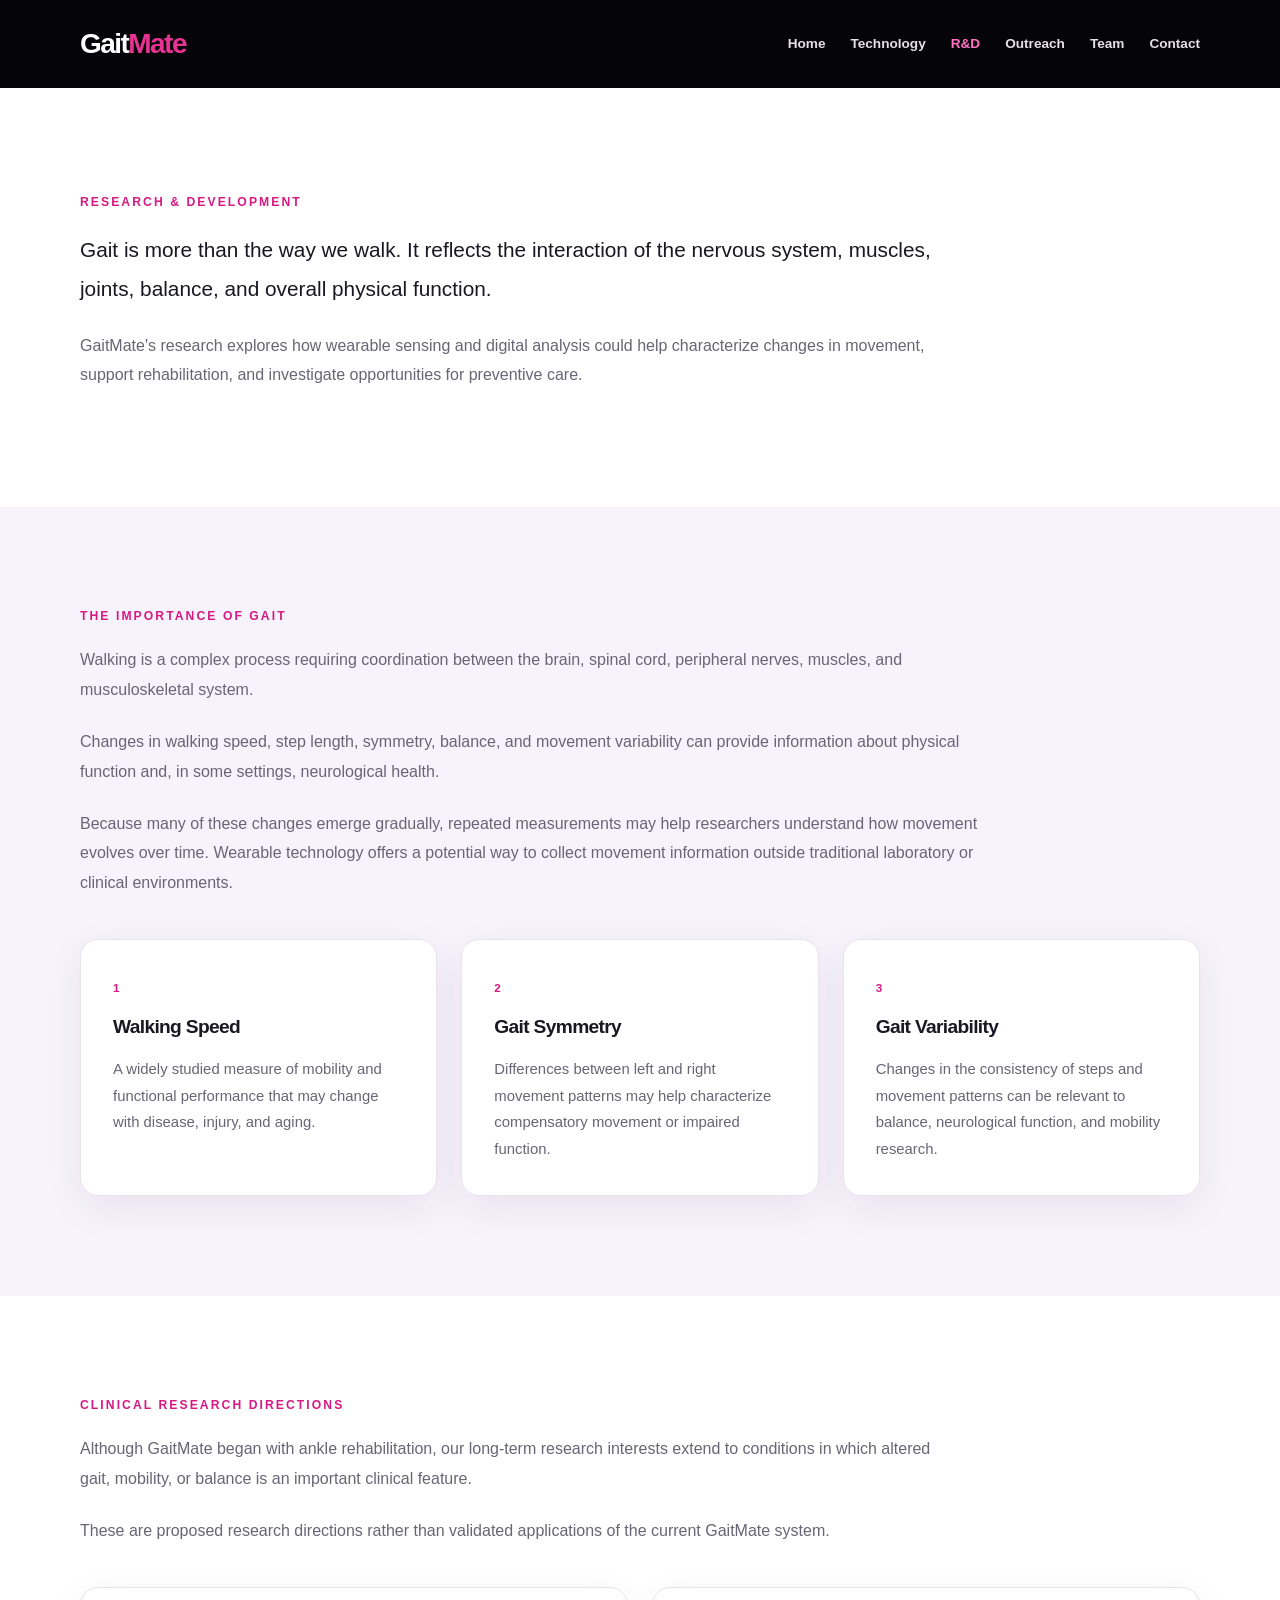
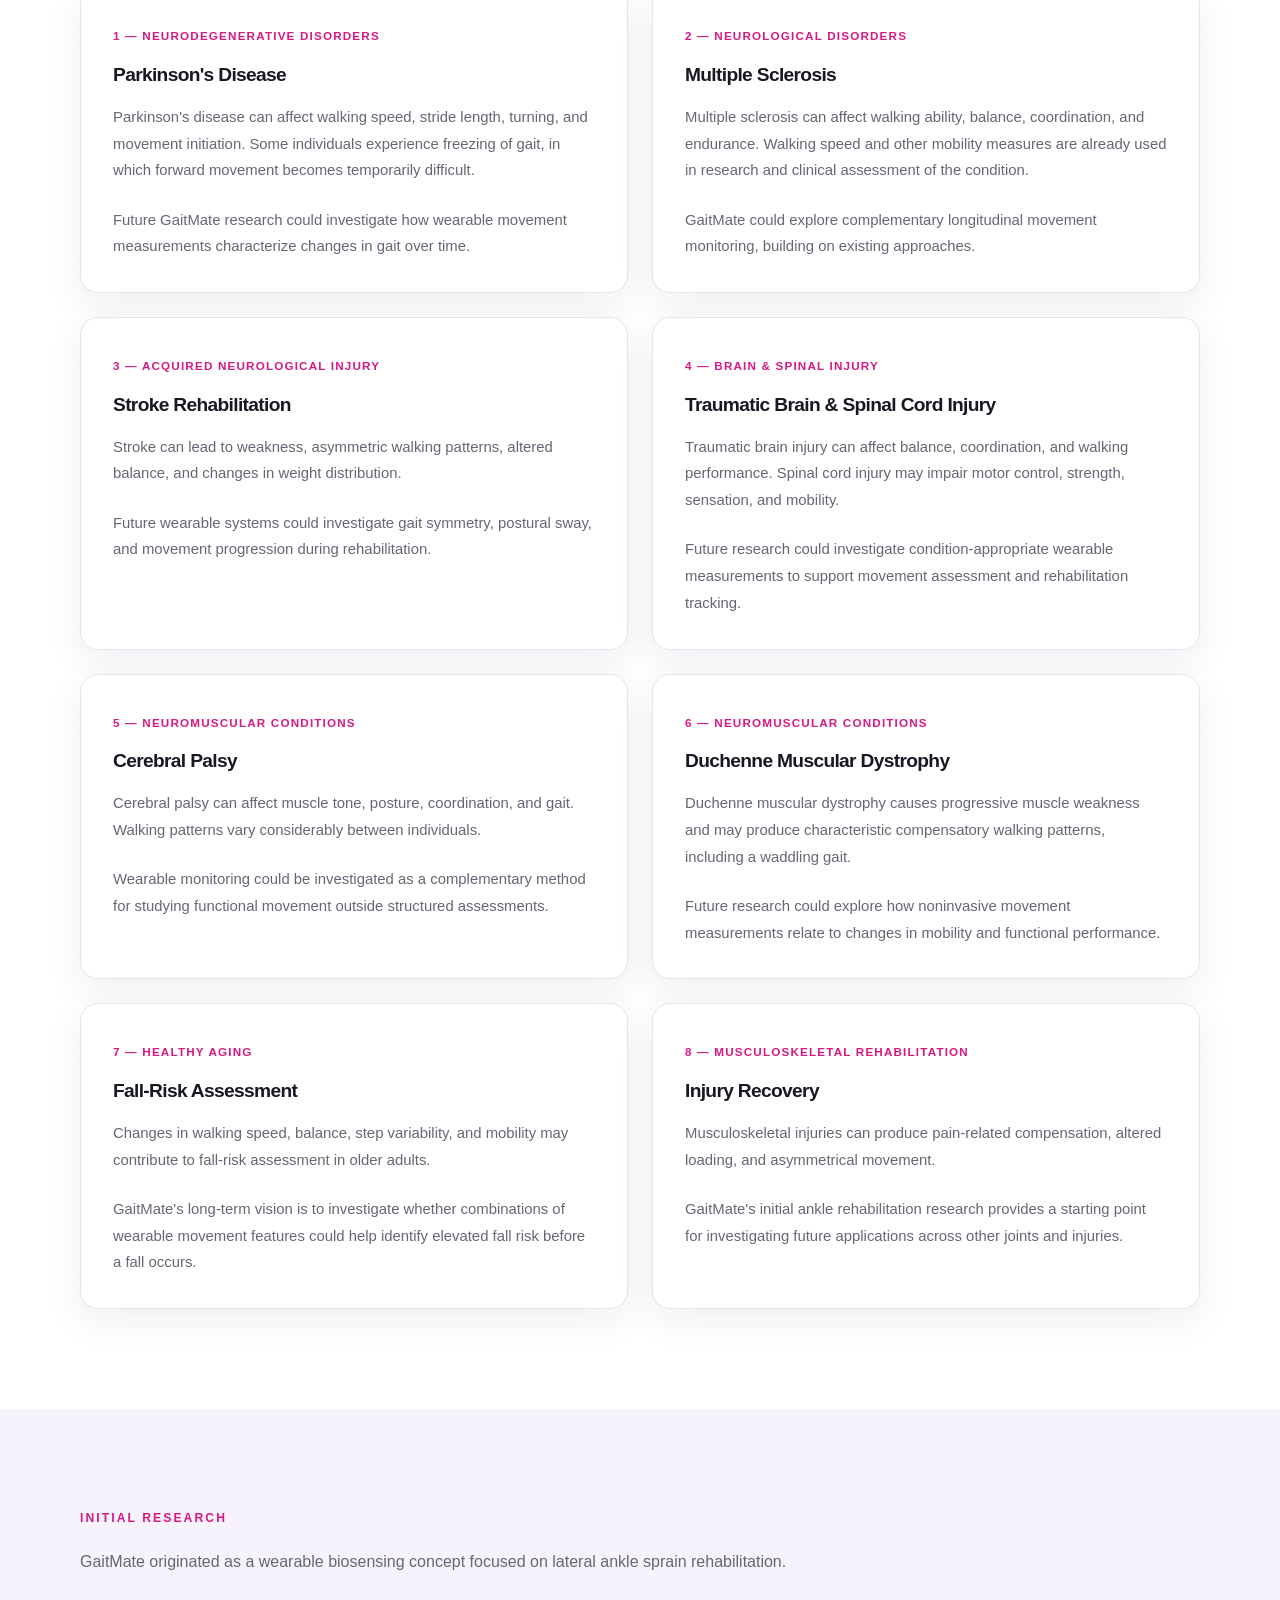
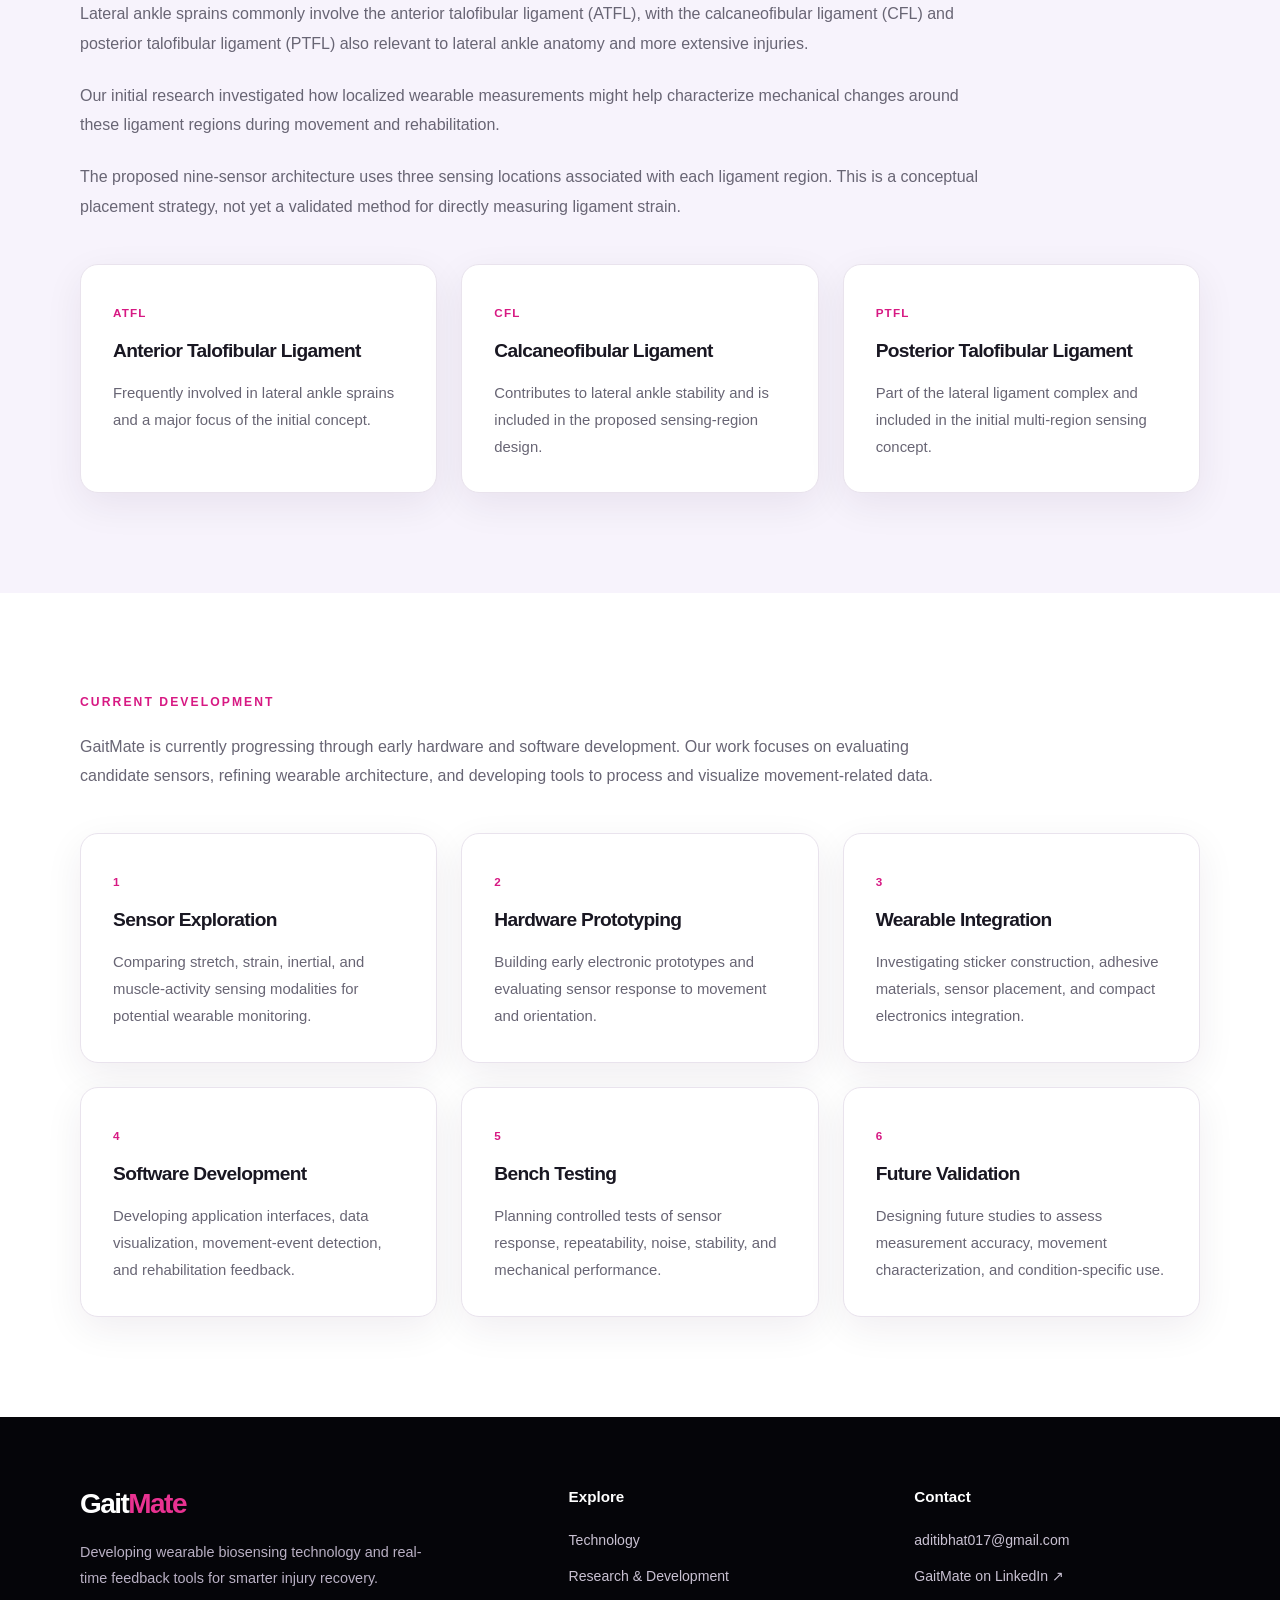
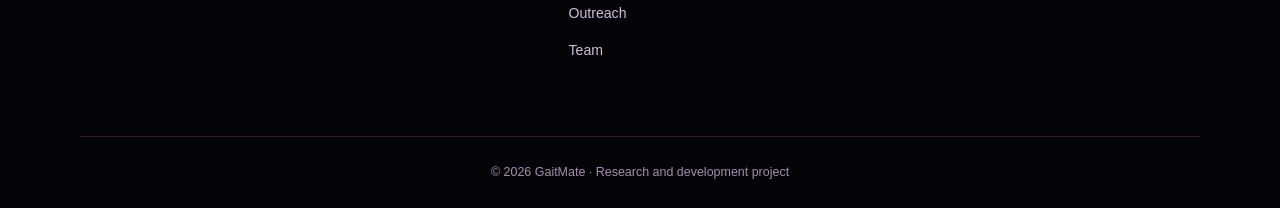
<file: research-development.html>
<!DOCTYPE html>
<html lang="en">
<head>
  <meta charset="UTF-8">
  <meta name="viewport" content="width=device-width, initial-scale=1.0">
  <meta name="description" content="GaitMate research on gait, rehabilitation, wearable sensors, and clinical applications.">
  <title>Research & Development | GaitMate</title>
  <link rel="stylesheet" href="style.css">
</head>

<body>

  <header class="site-header">
    <nav class="nav wrap" aria-label="Main navigation">
      <a class="brand" href="index.html">Gait<span>Mate</span></a>

      <div class="nav-links">
        <a href="index.html">Home</a>
        <a href="technology.html">Technology</a>
        <a href="research-development.html" aria-current="page">R&D</a>
        <a href="outreach.html">Outreach</a>
        <a href="team.html">Team</a>
        <a href="contact.html">Contact</a>
      </div>
    </nav>
  </header>

  <main>

    <!-- INTRODUCTION -->
    <section class="page-intro wrap">

      <p class="eyebrow">RESEARCH &amp; DEVELOPMENT</p>

      <p class="lead">
        Gait is more than the way we walk. It reflects the
        interaction of the nervous system, muscles, joints,
        balance, and overall physical function.
      </p>

      <p>
        GaitMate's research explores how wearable sensing
        and digital analysis could help characterize
        changes in movement, support rehabilitation,
        and investigate opportunities for preventive care.
      </p>

    </section>

    <!-- WHY GAIT MATTERS -->
    <section class="section section-tint">
      <div class="wrap">

        <p class="eyebrow">THE IMPORTANCE OF GAIT</p>

        <p>
          Walking is a complex process requiring coordination
          between the brain, spinal cord, peripheral nerves,
          muscles, and musculoskeletal system.
        </p>

        <p>
          Changes in walking speed, step length, symmetry,
          balance, and movement variability can provide
          information about physical function and,
          in some settings, neurological health.
        </p>

        <p>
          Because many of these changes emerge gradually,
          repeated measurements may help researchers
          understand how movement evolves over time.
          Wearable technology offers a potential way
          to collect movement information outside
          traditional laboratory or clinical environments.
        </p>

        <div class="tech-grid tech-grid-three">

          <article class="tech-card">
            <span class="tech-number">1</span>
            <h3>Walking Speed</h3>
            <p>
              A widely studied measure of mobility and
              functional performance that may change
              with disease, injury, and aging.
            </p>
          </article>

          <article class="tech-card">
            <span class="tech-number">2</span>
            <h3>Gait Symmetry</h3>
            <p>
              Differences between left and right movement
              patterns may help characterize compensatory
              movement or impaired function.
            </p>
          </article>

          <article class="tech-card">
            <span class="tech-number">3</span>
            <h3>Gait Variability</h3>
            <p>
              Changes in the consistency of steps
              and movement patterns can be relevant
              to balance, neurological function,
              and mobility research.
            </p>
          </article>

        </div>

      </div>
    </section>

    <!-- CLINICAL RESEARCH DIRECTIONS -->
    <section class="section wrap">

      <p class="eyebrow">CLINICAL RESEARCH DIRECTIONS</p>

      <p>
        Although GaitMate began with ankle rehabilitation,
        our long-term research interests extend to conditions
        in which altered gait, mobility, or balance is
        an important clinical feature.
      </p>

      <p>
        These are proposed research directions rather than
        validated applications of the current GaitMate system.
      </p>

      <div class="tech-grid">

        <article class="tech-card">
          <span class="tech-number">1 — NEURODEGENERATIVE DISORDERS</span>
          <h3>Parkinson's Disease</h3>
          <p>
            Parkinson's disease can affect walking speed,
            stride length, turning, and movement initiation.
            Some individuals experience freezing of gait,
            in which forward movement becomes temporarily difficult.
          </p>
          <p>
            Future GaitMate research could investigate how
            wearable movement measurements characterize
            changes in gait over time.
          </p>
        </article>

        <article class="tech-card">
          <span class="tech-number">2 — NEUROLOGICAL DISORDERS</span>
          <h3>Multiple Sclerosis</h3>
          <p>
            Multiple sclerosis can affect walking ability,
            balance, coordination, and endurance.
            Walking speed and other mobility measures
            are already used in research and clinical
            assessment of the condition.
          </p>
          <p>
            GaitMate could explore complementary longitudinal
            movement monitoring, building on existing approaches.
          </p>
        </article>

        <article class="tech-card">
          <span class="tech-number">3 — ACQUIRED NEUROLOGICAL INJURY</span>
          <h3>Stroke Rehabilitation</h3>
          <p>
            Stroke can lead to weakness, asymmetric walking
            patterns, altered balance, and changes in
            weight distribution.
          </p>
          <p>
            Future wearable systems could investigate
            gait symmetry, postural sway, and movement
            progression during rehabilitation.
          </p>
        </article>

        <article class="tech-card">
          <span class="tech-number">4 — BRAIN &amp; SPINAL INJURY</span>
          <h3>Traumatic Brain &amp; Spinal Cord Injury</h3>
          <p>
            Traumatic brain injury can affect balance,
            coordination, and walking performance.
            Spinal cord injury may impair motor control,
            strength, sensation, and mobility.
          </p>
          <p>
            Future research could investigate
            condition-appropriate wearable measurements
            to support movement assessment and
            rehabilitation tracking.
          </p>
        </article>

        <article class="tech-card">
          <span class="tech-number">5 — NEUROMUSCULAR CONDITIONS</span>
          <h3>Cerebral Palsy</h3>
          <p>
            Cerebral palsy can affect muscle tone,
            posture, coordination, and gait.
            Walking patterns vary considerably
            between individuals.
          </p>
          <p>
            Wearable monitoring could be investigated
            as a complementary method for studying
            functional movement outside structured assessments.
          </p>
        </article>

        <article class="tech-card">
          <span class="tech-number">6 — NEUROMUSCULAR CONDITIONS</span>
          <h3>Duchenne Muscular Dystrophy</h3>
          <p>
            Duchenne muscular dystrophy causes progressive
            muscle weakness and may produce characteristic
            compensatory walking patterns, including
            a waddling gait.
          </p>
          <p>
            Future research could explore how noninvasive
            movement measurements relate to changes
            in mobility and functional performance.
          </p>
        </article>

        <article class="tech-card">
          <span class="tech-number">7 — HEALTHY AGING</span>
          <h3>Fall-Risk Assessment</h3>
          <p>
            Changes in walking speed, balance,
            step variability, and mobility may contribute
            to fall-risk assessment in older adults.
          </p>
          <p>
            GaitMate's long-term vision is to investigate
            whether combinations of wearable movement
            features could help identify elevated
            fall risk before a fall occurs.
          </p>
        </article>

        <article class="tech-card">
          <span class="tech-number">8 — MUSCULOSKELETAL REHABILITATION</span>
          <h3>Injury Recovery</h3>
          <p>
            Musculoskeletal injuries can produce
            pain-related compensation, altered loading,
            and asymmetrical movement.
          </p>
          <p>
            GaitMate's initial ankle rehabilitation research
            provides a starting point for investigating
            future applications across other joints and injuries.
          </p>
        </article>

      </div>

    </section>

    <!-- INITIAL RESEARCH -->
    <section class="section section-tint">
      <div class="wrap">

        <p class="eyebrow">INITIAL RESEARCH</p>

        <p>
          GaitMate originated as a wearable biosensing concept
          focused on lateral ankle sprain rehabilitation.
        </p>

        <p>
          Lateral ankle sprains commonly involve the anterior
          talofibular ligament (ATFL), with the calcaneofibular
          ligament (CFL) and posterior talofibular ligament
          (PTFL) also relevant to lateral ankle anatomy
          and more extensive injuries.
        </p>

        <p>
          Our initial research investigated how localized
          wearable measurements might help characterize
          mechanical changes around these ligament regions
          during movement and rehabilitation.
        </p>

        <p>
          The proposed nine-sensor architecture uses three
          sensing locations associated with each ligament region.
          This is a conceptual placement strategy, not yet
          a validated method for directly measuring ligament strain.
        </p>

        <div class="tech-grid tech-grid-three">

          <article class="tech-card">
            <span class="tech-number">ATFL</span>
            <h3>Anterior Talofibular Ligament</h3>
            <p>
              Frequently involved in lateral ankle sprains
              and a major focus of the initial concept.
            </p>
          </article>

          <article class="tech-card">
            <span class="tech-number">CFL</span>
            <h3>Calcaneofibular Ligament</h3>
            <p>
              Contributes to lateral ankle stability
              and is included in the proposed
              sensing-region design.
            </p>
          </article>

          <article class="tech-card">
            <span class="tech-number">PTFL</span>
            <h3>Posterior Talofibular Ligament</h3>
            <p>
              Part of the lateral ligament complex
              and included in the initial
              multi-region sensing concept.
            </p>
          </article>

        </div>

      </div>
    </section>

    <!-- CURRENT DEVELOPMENT -->
    <section class="section wrap">

      <p class="eyebrow">CURRENT DEVELOPMENT</p>

      <p>
        GaitMate is currently progressing through early hardware
        and software development. Our work focuses on evaluating
        candidate sensors, refining wearable architecture,
        and developing tools to process and visualize
        movement-related data.
      </p>

      <div class="tech-grid tech-grid-three">

        <article class="tech-card">
          <span class="tech-number">1</span>
          <h3>Sensor Exploration</h3>
          <p>
            Comparing stretch, strain, inertial,
            and muscle-activity sensing modalities
            for potential wearable monitoring.
          </p>
        </article>

        <article class="tech-card">
          <span class="tech-number">2</span>
          <h3>Hardware Prototyping</h3>
          <p>
            Building early electronic prototypes
            and evaluating sensor response
            to movement and orientation.
          </p>
        </article>

        <article class="tech-card">
          <span class="tech-number">3</span>
          <h3>Wearable Integration</h3>
          <p>
            Investigating sticker construction,
            adhesive materials, sensor placement,
            and compact electronics integration.
          </p>
        </article>

        <article class="tech-card">
          <span class="tech-number">4</span>
          <h3>Software Development</h3>
          <p>
            Developing application interfaces,
            data visualization, movement-event
            detection, and rehabilitation feedback.
          </p>
        </article>

        <article class="tech-card">
          <span class="tech-number">5</span>
          <h3>Bench Testing</h3>
          <p>
            Planning controlled tests of sensor
            response, repeatability, noise,
            stability, and mechanical performance.
          </p>
        </article>

        <article class="tech-card">
          <span class="tech-number">6</span>
          <h3>Future Validation</h3>
          <p>
            Designing future studies to assess
            measurement accuracy, movement
            characterization, and condition-specific use.
          </p>
        </article>

      </div>

    </section>

  </main>

  <!-- FOOTER -->
  <footer class="site-footer">
    <div class="wrap footer-grid">

      <div>
        <a class="brand" href="index.html">Gait<span>Mate</span></a>
        <p>
          Developing wearable biosensing technology and
          real-time feedback tools for smarter injury recovery.
        </p>
      </div>

      <div>
        <h3>Explore</h3>
        <a href="technology.html">Technology</a>
        <a href="research-development.html">Research &amp; Development</a>
        <a href="outreach.html">Outreach</a>
        <a href="team.html">Team</a>
      </div>

      <div>
        <h3>Contact</h3>
        <a href="mailto:aditibhat017@gmail.com">aditibhat017@gmail.com</a>
        <a href="https://www.linkedin.com/company/gaitmate"
           target="_blank" rel="noopener noreferrer">
          GaitMate on LinkedIn ↗
        </a>
      </div>

    </div>

    <div class="wrap copyright">
      © 2026 GaitMate · Research and development project
    </div>
  </footer>

</body>
</html>
</file>
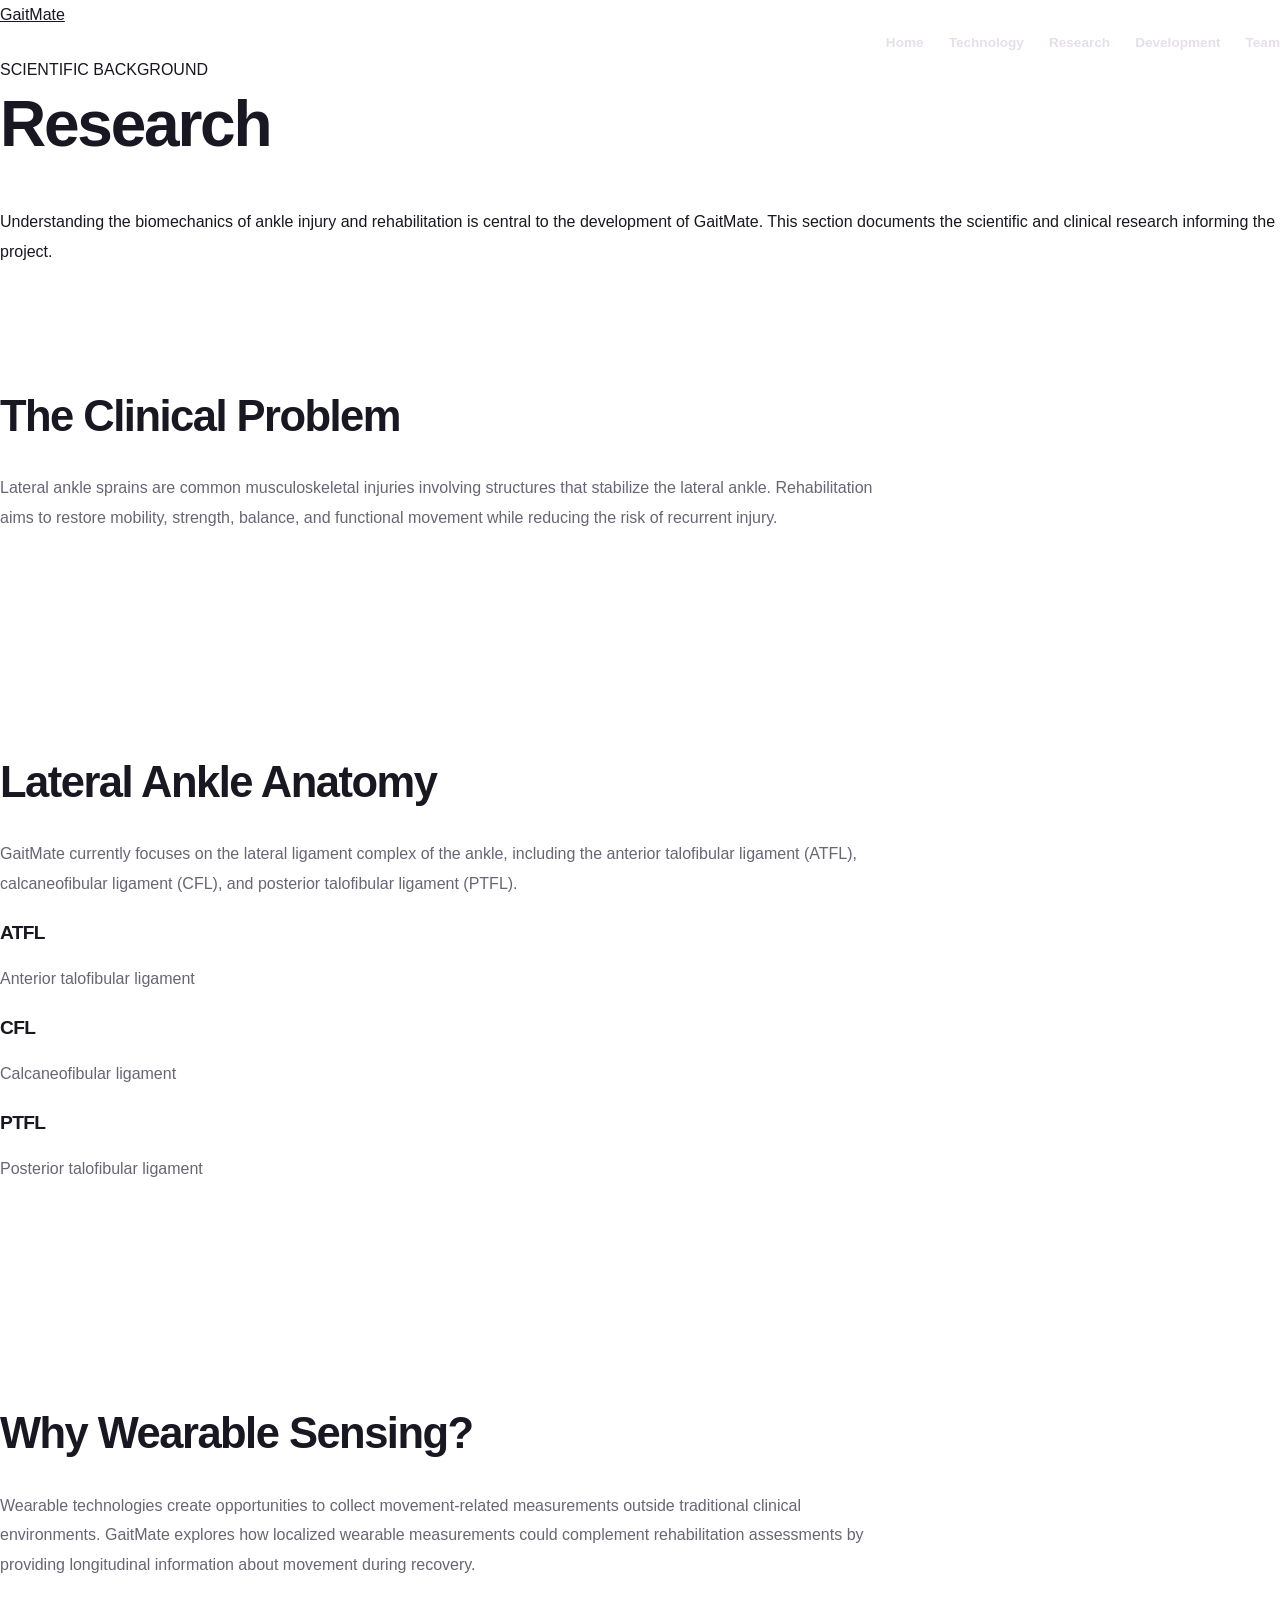
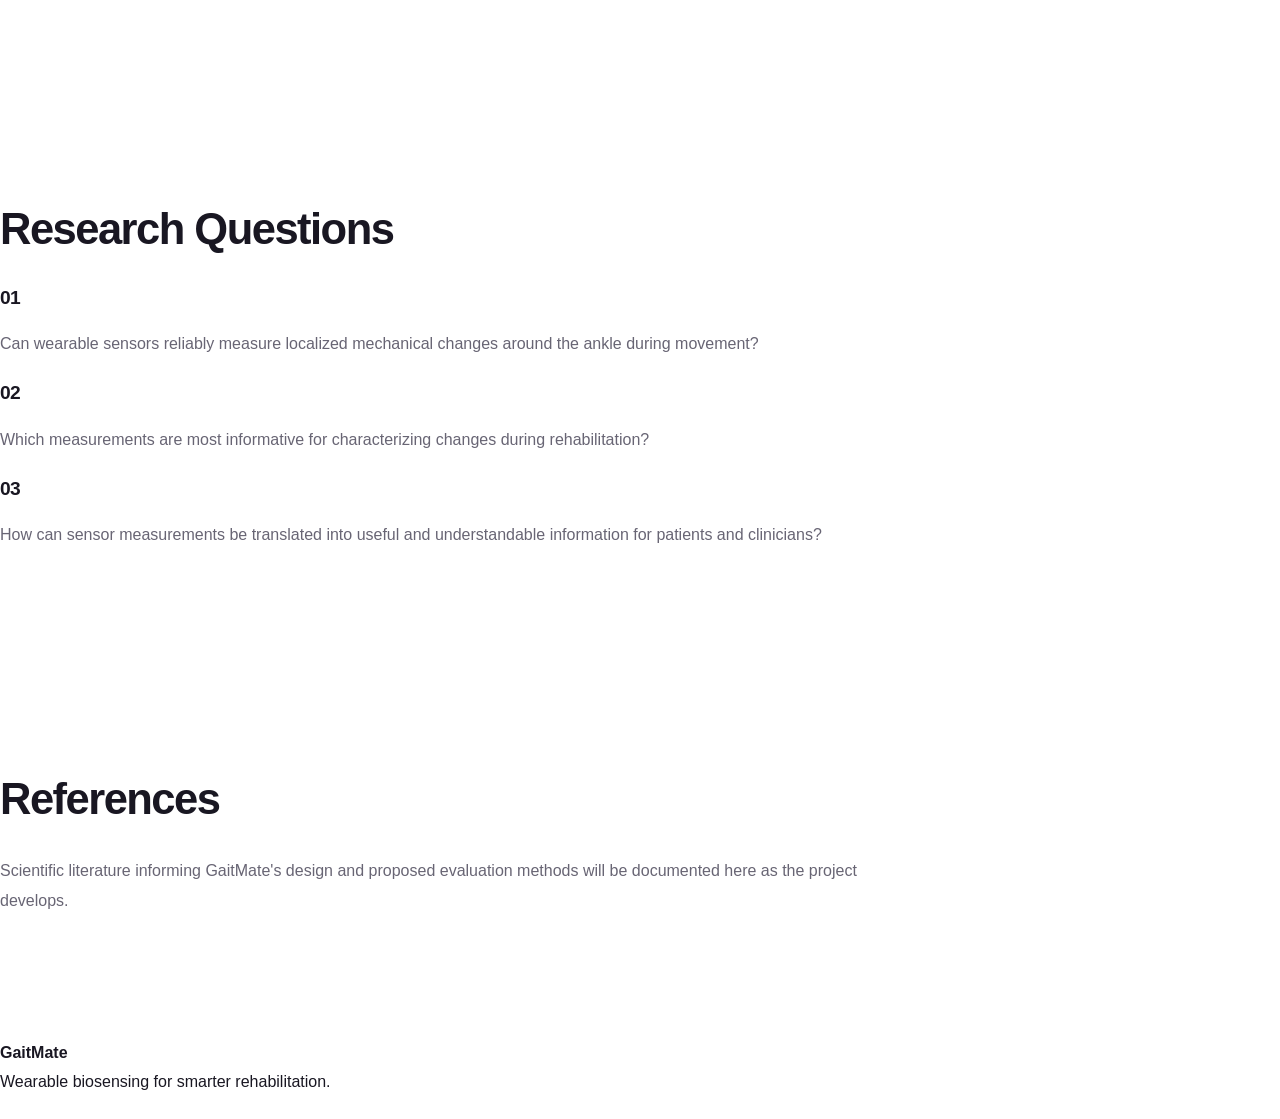
<file: research.html>
<!DOCTYPE html>
<html lang="en">

<head>
  <meta charset="UTF-8">
  <meta name="viewport" content="width=device-width, initial-scale=1.0">

  <title>Research | GaitMate</title>

  <link rel="stylesheet" href="style.css">
</head>

<body>

<nav>
  <a class="logo" href="index.html">GaitMate</a>

  <div class="nav-links">
    <a href="index.html">Home</a>
    <a href="technology.html">Technology</a>
    <a href="research.html">Research</a>
    <a href="development.html">Development</a>
    <a href="team.html">Team</a>
  </div>
</nav>


<main class="page">

  <header class="page-header">

    <div class="section-label">SCIENTIFIC BACKGROUND</div>

    <h1>Research</h1>

    <p>
      Understanding the biomechanics of ankle injury and rehabilitation
      is central to the development of GaitMate. This section documents
      the scientific and clinical research informing the project.
    </p>

  </header>


  <section class="section">

    <h2>The Clinical Problem</h2>

    <p>
      Lateral ankle sprains are common musculoskeletal injuries involving
      structures that stabilize the lateral ankle. Rehabilitation aims to
      restore mobility, strength, balance, and functional movement while
      reducing the risk of recurrent injury.
    </p>

  </section>


  <section class="section">

    <h2>Lateral Ankle Anatomy</h2>

    <p>
      GaitMate currently focuses on the lateral ligament complex of the
      ankle, including the anterior talofibular ligament (ATFL),
      calcaneofibular ligament (CFL), and posterior talofibular ligament
      (PTFL).
    </p>

    <div class="card-grid">

      <div class="card">
        <h3>ATFL</h3>
        <p>
          Anterior talofibular ligament
        </p>
      </div>

      <div class="card">
        <h3>CFL</h3>
        <p>
          Calcaneofibular ligament
        </p>
      </div>

      <div class="card">
        <h3>PTFL</h3>
        <p>
          Posterior talofibular ligament
        </p>
      </div>

    </div>

  </section>


  <section class="section">

    <h2>Why Wearable Sensing?</h2>

    <p>
      Wearable technologies create opportunities to collect movement-related
      measurements outside traditional clinical environments. GaitMate
      explores how localized wearable measurements could complement
      rehabilitation assessments by providing longitudinal information
      about movement during recovery.
    </p>

  </section>


  <section class="section">

    <h2>Research Questions</h2>

    <div class="card-grid">

      <div class="card">
        <h3>01</h3>
        <p>
          Can wearable sensors reliably measure localized mechanical
          changes around the ankle during movement?
        </p>
      </div>

      <div class="card">
        <h3>02</h3>
        <p>
          Which measurements are most informative for characterizing
          changes during rehabilitation?
        </p>
      </div>

      <div class="card">
        <h3>03</h3>
        <p>
          How can sensor measurements be translated into useful and
          understandable information for patients and clinicians?
        </p>
      </div>

    </div>

  </section>


  <section class="section">

    <h2>References</h2>

    <p>
      Scientific literature informing GaitMate's design and proposed
      evaluation methods will be documented here as the project develops.
    </p>

  </section>

</main>


<footer>
  <strong>GaitMate</strong>
  <p>Wearable biosensing for smarter rehabilitation.</p>
</footer>

</body>
</html>
</file>
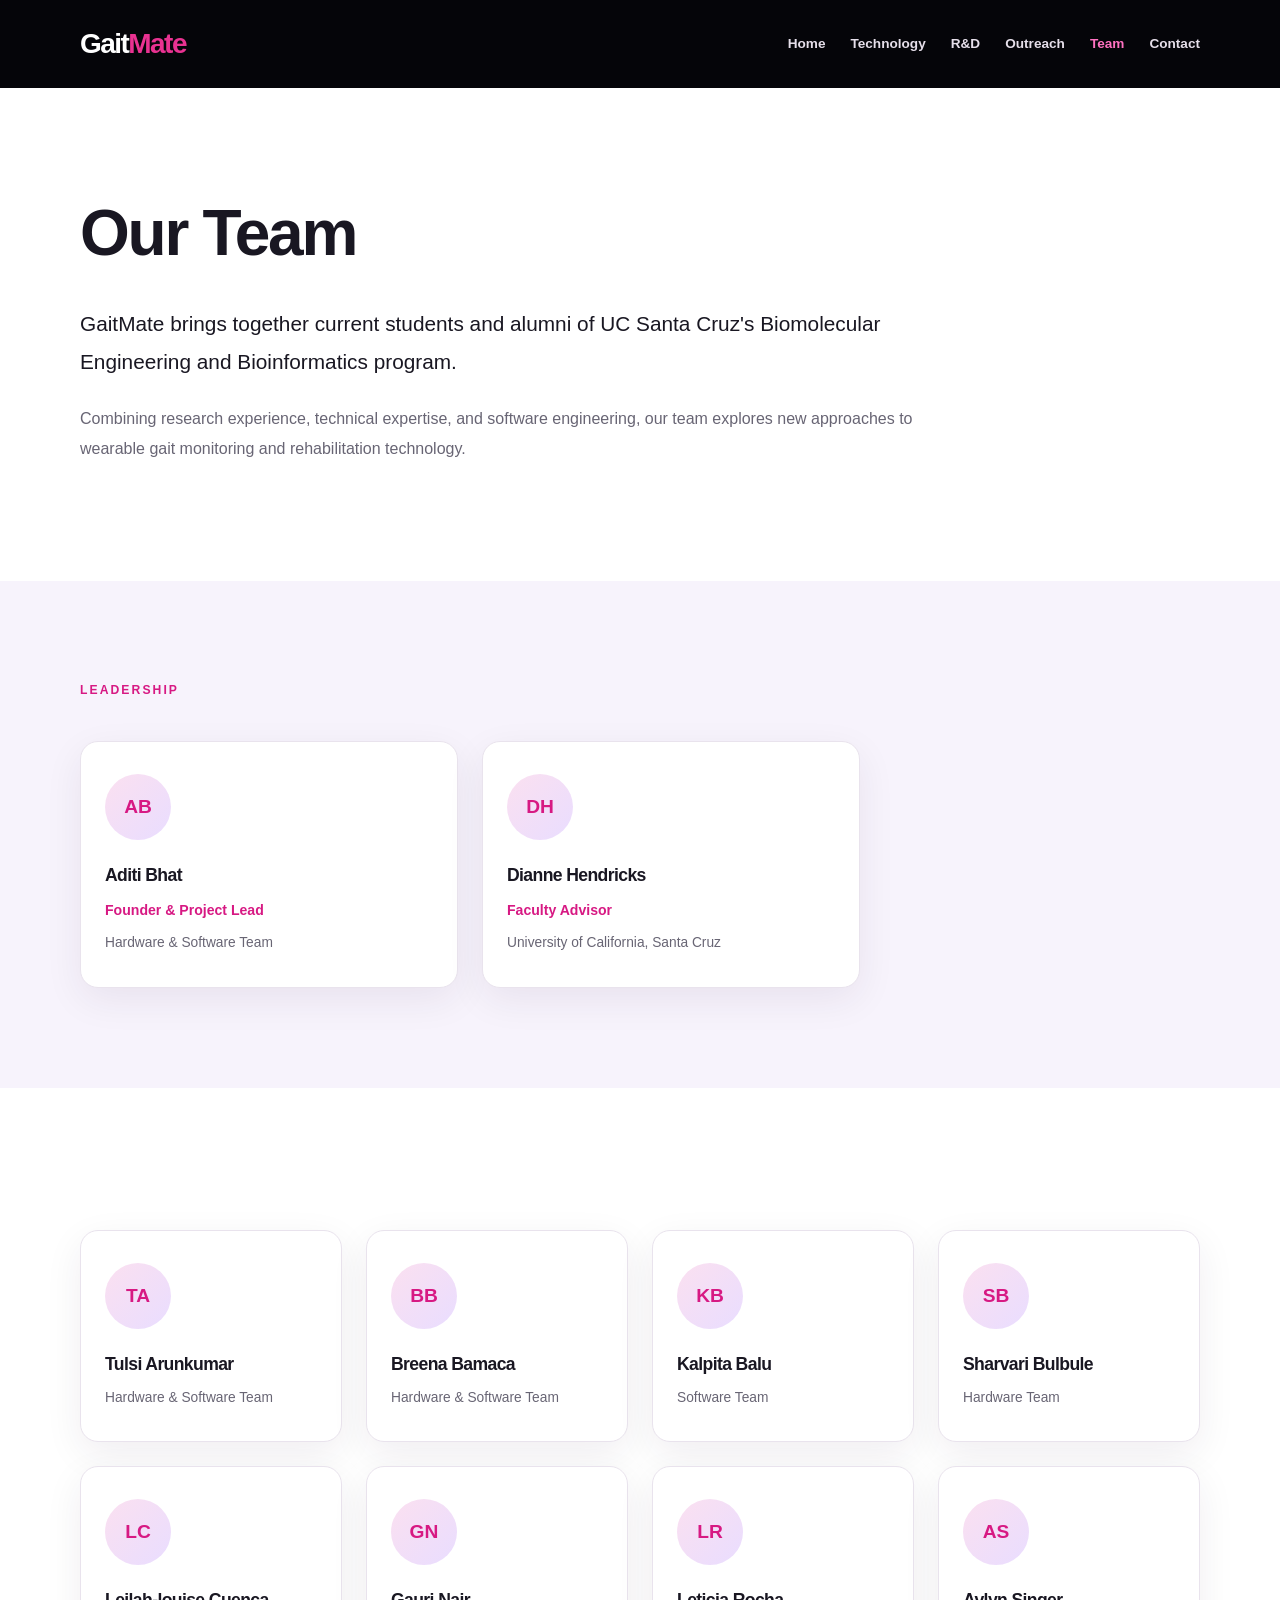
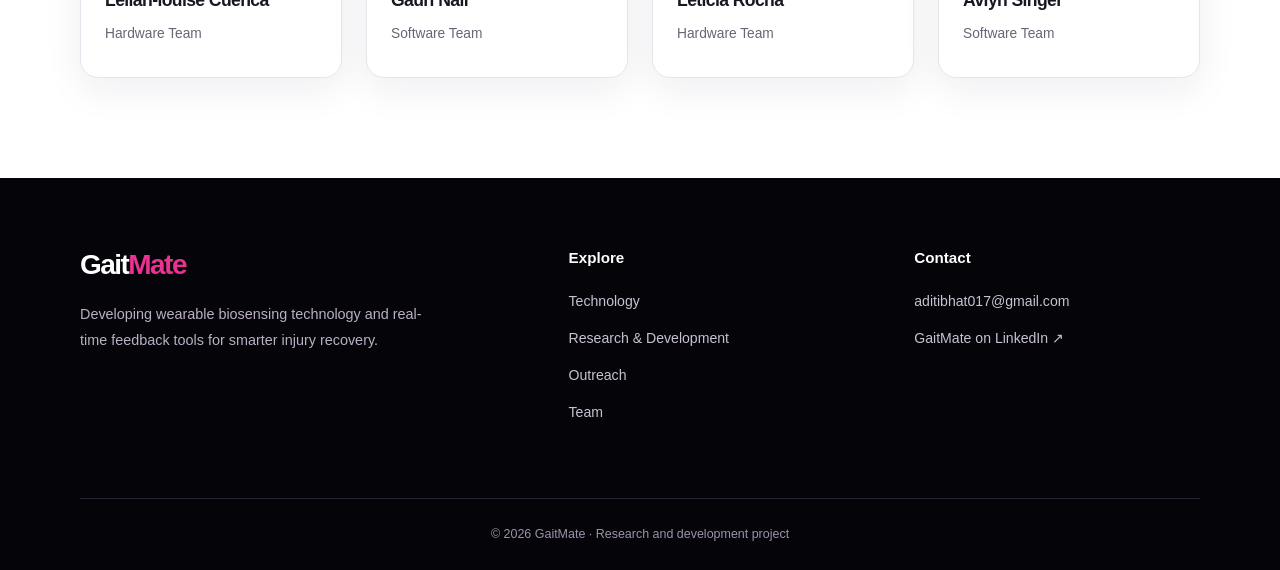
<file: team.html>
<!DOCTYPE html>
<html lang="en">
<head>
  <meta charset="UTF-8">
  <meta name="viewport" content="width=device-width, initial-scale=1.0">
  <meta name="description" content="Meet the GaitMate research and engineering team.">
  <title>Our Team | GaitMate</title>
  <link rel="stylesheet" href="style.css">
</head>

<body>

  <header class="site-header">
    <nav class="nav wrap" aria-label="Main navigation">
      <a class="brand" href="index.html">Gait<span>Mate</span></a>

      <div class="nav-links">
        <a href="index.html">Home</a>
        <a href="technology.html">Technology</a>
        <a href="research-development.html">R&D</a>
        <a href="outreach.html">Outreach</a>
        <a href="team.html" aria-current="page">Team</a>
        <a href="contact.html">Contact</a>
      </div>
    </nav>
  </header>

  <main>

    <!-- INTRODUCTION -->
    <section class="page-intro wrap">

      <h1>Our Team</h1>

      <p class="lead">
        GaitMate brings together current students and alumni
        of UC Santa Cruz's Biomolecular Engineering and
        Bioinformatics program.
      </p>

      <p>
        Combining research experience, technical expertise,
        and software engineering, our team explores new
        approaches to wearable gait monitoring and
        rehabilitation technology.
      </p>

    </section>

    <!-- LEADERSHIP -->
    <section class="section section-tint">
      <div class="wrap">

        <p class="eyebrow">LEADERSHIP</p>

        <div class="team-grid team-leadership">

          <article class="team-member">
            <div class="team-avatar">AB</div>
            <h3>Aditi Bhat</h3>
            <p class="team-title">Founder &amp; Project Lead</p>
            <p class="team-specialty">
              Hardware &amp; Software Team
            </p>
          </article>

          <article class="team-member">
            <div class="team-avatar">DH</div>
            <h3>Dianne Hendricks</h3>
            <p class="team-title">Faculty Advisor</p>
            <p class="team-specialty">
              University of California, Santa Cruz
            </p>
          </article>

        </div>

      </div>
    </section>

    <!-- ENGINEERING TEAM -->
    <section class="section wrap">

      <div class="team-grid">

        <article class="team-member">
          <div class="team-avatar">TA</div>
          <h3>Tulsi Arunkumar</h3>
          <p class="team-specialty">
            Hardware &amp; Software Team
          </p>
        </article>

        <article class="team-member">
          <div class="team-avatar">BB</div>
          <h3>Breena Bamaca</h3>
          <p class="team-specialty">
            Hardware &amp; Software Team
          </p>
        </article>

        <article class="team-member">
          <div class="team-avatar">KB</div>
          <h3>Kalpita Balu</h3>
          <p class="team-specialty">
            Software Team
          </p>
        </article>

        <article class="team-member">
          <div class="team-avatar">SB</div>
          <h3>Sharvari Bulbule</h3>
          <p class="team-specialty">
            Hardware Team
          </p>
        </article>

        <article class="team-member">
          <div class="team-avatar">LC</div>
          <h3>Leilah-louise Cuenca</h3>
          <p class="team-specialty">
            Hardware Team
          </p>
        </article>

        <article class="team-member">
          <div class="team-avatar">GN</div>
          <h3>Gauri Nair</h3>
          <p class="team-specialty">
            Software Team
          </p>
        </article>

        <article class="team-member">
          <div class="team-avatar">LR</div>
          <h3>Leticia Rocha</h3>
          <p class="team-specialty">
            Hardware Team
          </p>
        </article>

        <article class="team-member">
          <div class="team-avatar">AS</div>
          <h3>Avlyn Singer</h3>
          <p class="team-specialty">
            Software Team
          </p>
        </article>

      </div>

    </section>

  </main>

  <!-- FOOTER -->
  <footer class="site-footer">
    <div class="wrap footer-grid">

      <div>
        <a class="brand" href="index.html">Gait<span>Mate</span></a>
        <p>
          Developing wearable biosensing technology and
          real-time feedback tools for smarter injury recovery.
        </p>
      </div>

      <div>
        <h3>Explore</h3>
        <a href="technology.html">Technology</a>
        <a href="research-development.html">Research &amp; Development</a>
        <a href="outreach.html">Outreach</a>
        <a href="team.html">Team</a>
      </div>

      <div>
        <h3>Contact</h3>
        <a href="mailto:aditibhat017@gmail.com">aditibhat017@gmail.com</a>
        <a href="https://www.linkedin.com/company/gaitmate"
           target="_blank" rel="noopener noreferrer">
          GaitMate on LinkedIn ↗
        </a>
      </div>

    </div>

    <div class="wrap copyright">
      © 2026 GaitMate · Research and development project
    </div>
  </footer>

</body>
</html>
</file>
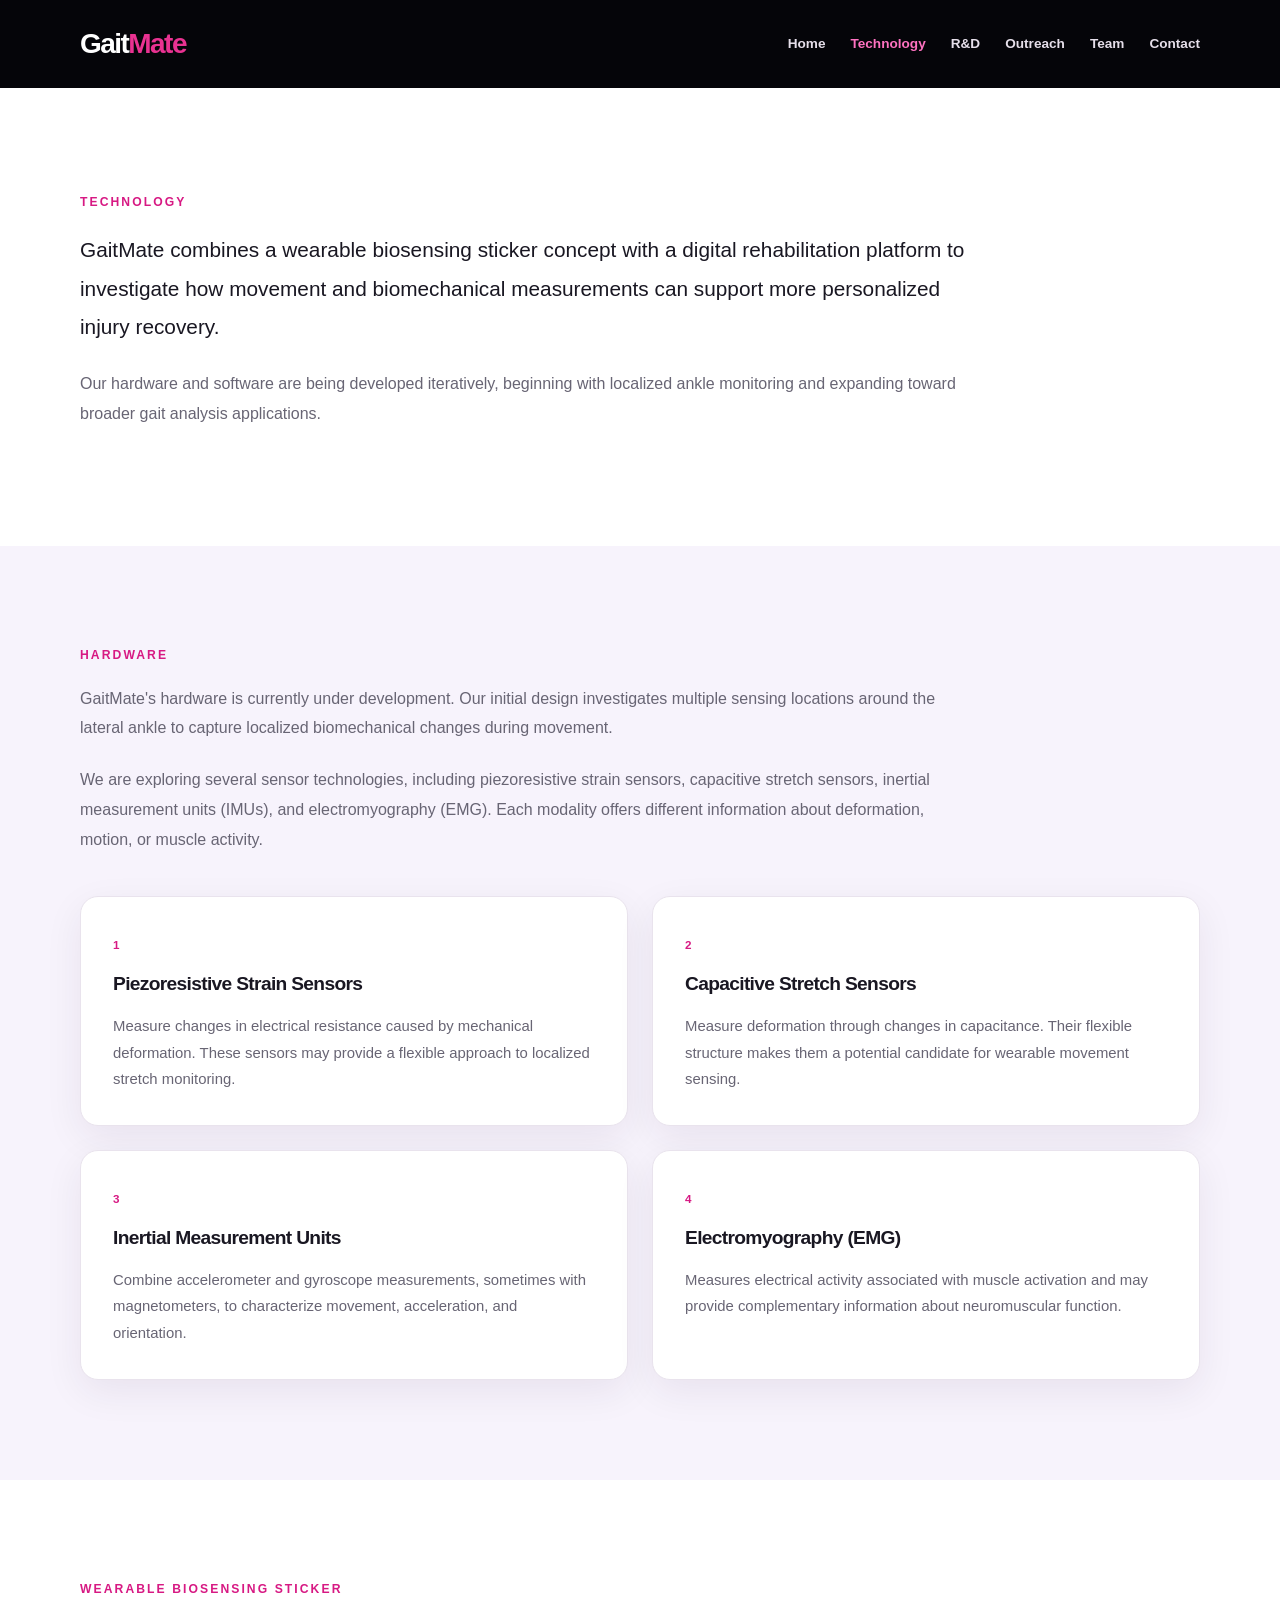
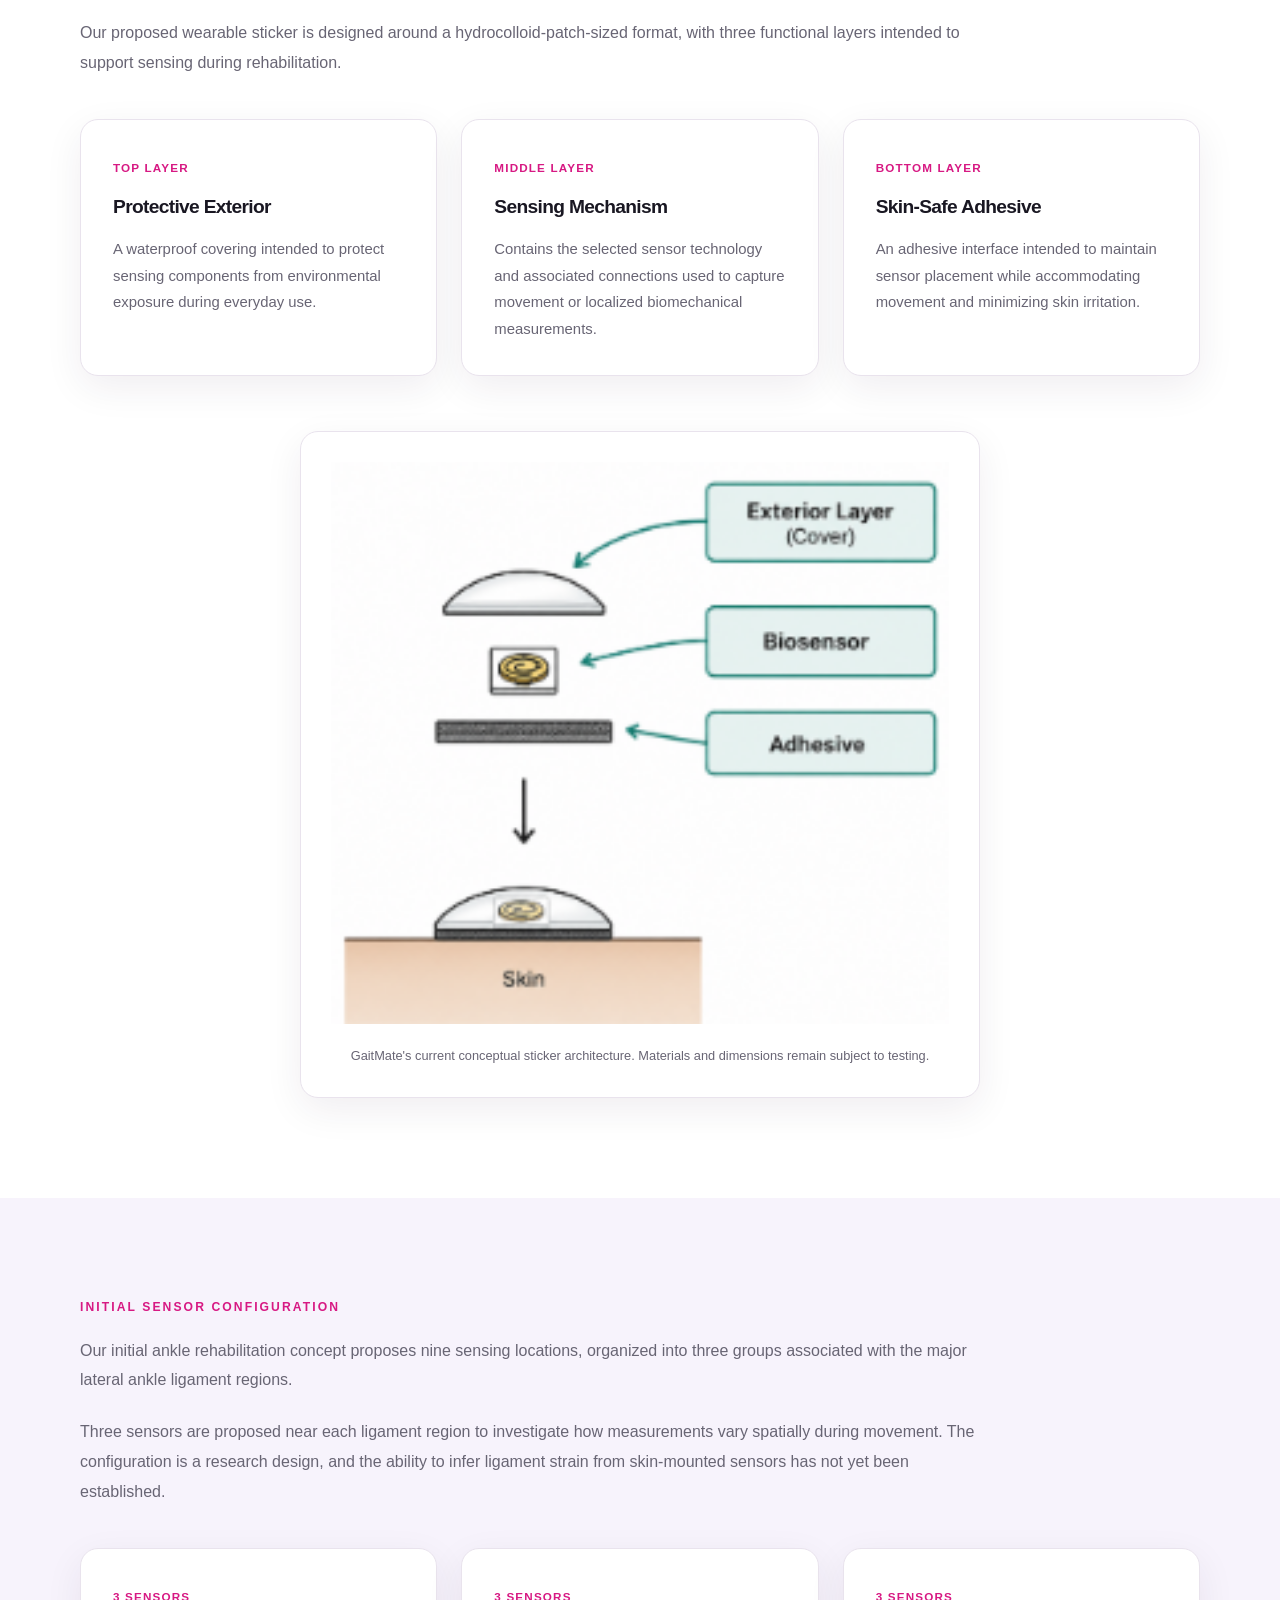
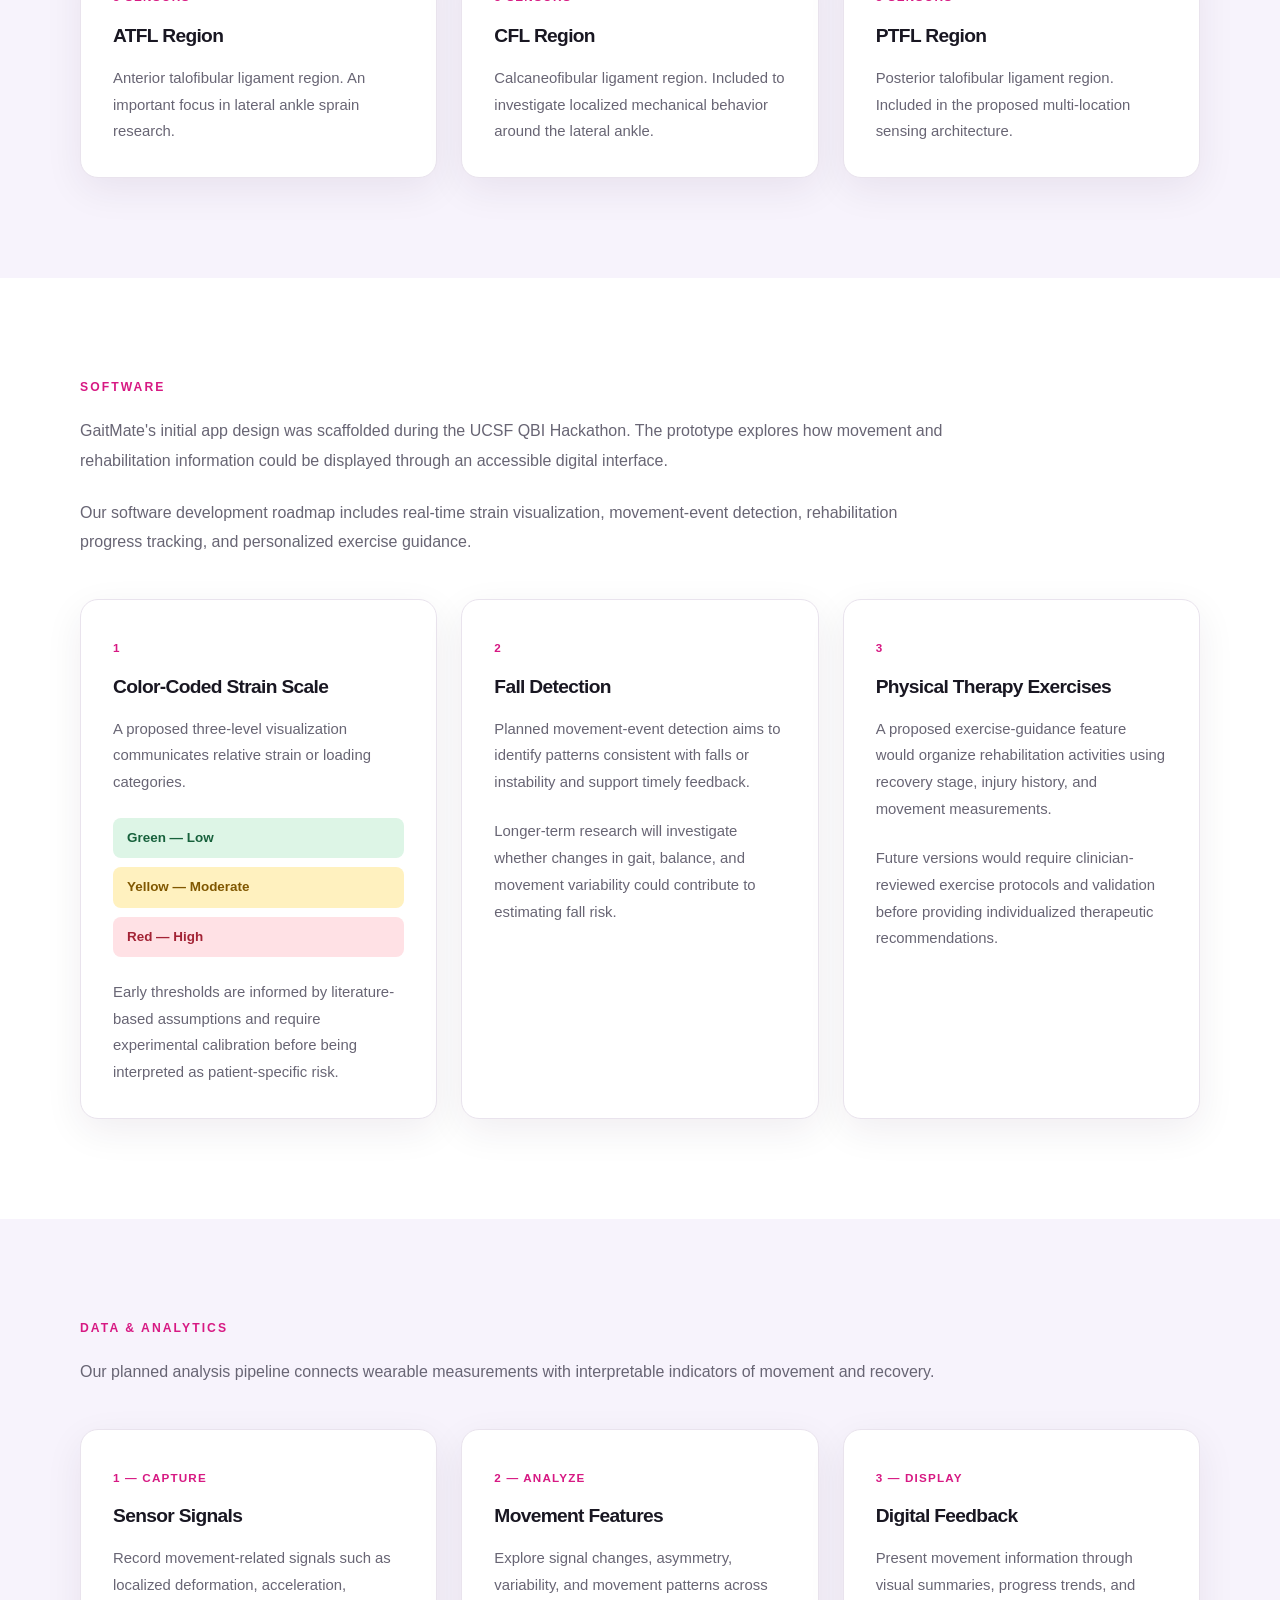
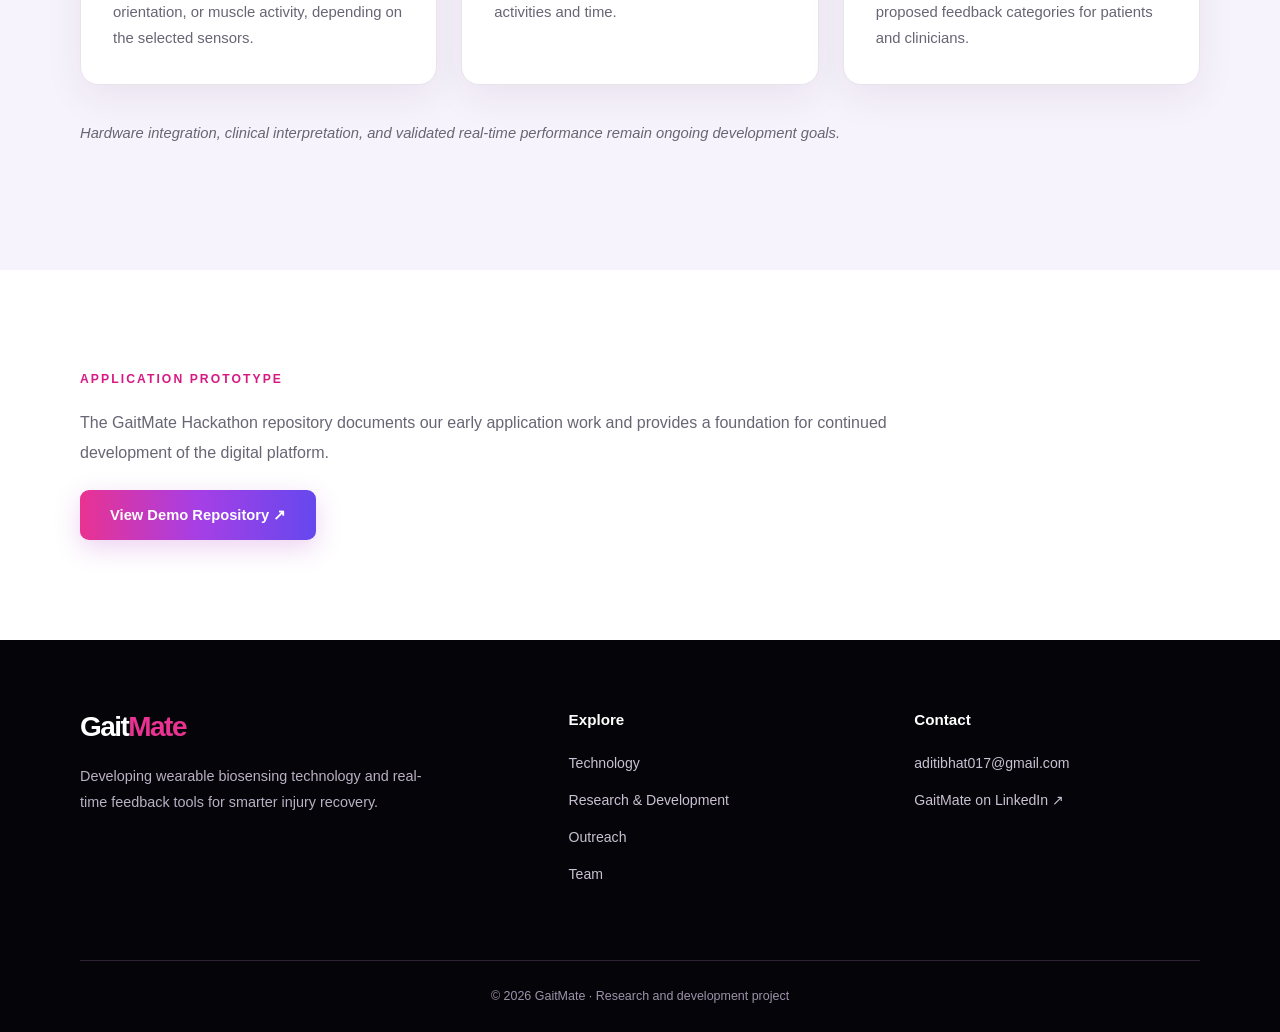
<file: technology.html>
<!DOCTYPE html>
<html lang="en">
<head>
  <meta charset="UTF-8">
  <meta name="viewport" content="width=device-width, initial-scale=1.0">
  <meta name="description" content="Explore GaitMate's wearable sensing hardware and rehabilitation software.">
  <title>Technology | GaitMate</title>
  <link rel="stylesheet" href="style.css">
</head>

<body>

  <header class="site-header">
    <nav class="nav wrap" aria-label="Main navigation">
      <a class="brand" href="index.html">Gait<span>Mate</span></a>

      <div class="nav-links">
        <a href="index.html">Home</a>
        <a href="technology.html" aria-current="page">Technology</a>
        <a href="research-development.html">R&D</a>
        <a href="outreach.html">Outreach</a>
        <a href="team.html">Team</a>
        <a href="contact.html">Contact</a>
      </div>
    </nav>
  </header>

  <main>

    <!-- INTRODUCTION -->
    <section class="page-intro wrap">

      <p class="eyebrow">TECHNOLOGY</p>

      <p class="lead">
        GaitMate combines a wearable biosensing sticker concept
        with a digital rehabilitation platform to investigate
        how movement and biomechanical measurements can support
        more personalized injury recovery.
      </p>

      <p>
        Our hardware and software are being developed iteratively,
        beginning with localized ankle monitoring and expanding
        toward broader gait analysis applications.
      </p>

    </section>

    <!-- HARDWARE -->
    <section class="section section-tint">
      <div class="wrap">

        <p class="eyebrow">HARDWARE</p>

        <p>
          GaitMate's hardware is currently under development.
          Our initial design investigates multiple sensing locations
          around the lateral ankle to capture localized biomechanical
          changes during movement.
        </p>

        <p>
          We are exploring several sensor technologies, including
          piezoresistive strain sensors, capacitive stretch sensors,
          inertial measurement units (IMUs), and electromyography
          (EMG). Each modality offers different information about
          deformation, motion, or muscle activity.
        </p>

        <div class="tech-grid">

          <article class="tech-card">
            <span class="tech-number">1</span>
            <h3>Piezoresistive Strain Sensors</h3>
            <p>
              Measure changes in electrical resistance caused
              by mechanical deformation. These sensors may provide
              a flexible approach to localized stretch monitoring.
            </p>
          </article>

          <article class="tech-card">
            <span class="tech-number">2</span>
            <h3>Capacitive Stretch Sensors</h3>
            <p>
              Measure deformation through changes in capacitance.
              Their flexible structure makes them a potential
              candidate for wearable movement sensing.
            </p>
          </article>

          <article class="tech-card">
            <span class="tech-number">3</span>
            <h3>Inertial Measurement Units</h3>
            <p>
              Combine accelerometer and gyroscope measurements,
              sometimes with magnetometers, to characterize
              movement, acceleration, and orientation.
            </p>
          </article>

          <article class="tech-card">
            <span class="tech-number">4</span>
            <h3>Electromyography (EMG)</h3>
            <p>
              Measures electrical activity associated with
              muscle activation and may provide complementary
              information about neuromuscular function.
            </p>
          </article>

        </div>

      </div>
    </section>

    <!-- WEARABLE STICKER -->
    <section class="section wrap">

      <p class="eyebrow">WEARABLE BIOSENSING STICKER</p>

      <p>
        Our proposed wearable sticker is designed around a
        hydrocolloid-patch-sized format, with three functional
        layers intended to support sensing during rehabilitation.
      </p>

      <div class="tech-grid tech-grid-three">

        <article class="tech-card">
          <span class="tech-number">TOP LAYER</span>
          <h3>Protective Exterior</h3>
          <p>
            A waterproof covering intended to protect sensing
            components from environmental exposure during
            everyday use.
          </p>
        </article>

        <article class="tech-card">
          <span class="tech-number">MIDDLE LAYER</span>
          <h3>Sensing Mechanism</h3>
          <p>
            Contains the selected sensor technology and
            associated connections used to capture movement
            or localized biomechanical measurements.
          </p>
        </article>

        <article class="tech-card">
          <span class="tech-number">BOTTOM LAYER</span>
          <h3>Skin-Safe Adhesive</h3>
          <p>
            An adhesive interface intended to maintain
            sensor placement while accommodating movement
            and minimizing skin irritation.
          </p>
        </article>

      </div>

      <figure class="diagram tech-diagram">
        <img
          src="GaitMatePrototypeDesign1.png"
          alt="GaitMate three-layer wearable sensor design showing exterior cover, biosensor, adhesive, and skin placement">

        <figcaption>
          GaitMate's current conceptual sticker architecture.
          Materials and dimensions remain subject to testing.
        </figcaption>
      </figure>

    </section>

    <!-- SENSOR CONFIGURATION -->
    <section class="section section-tint">
      <div class="wrap">

        <p class="eyebrow">INITIAL SENSOR CONFIGURATION</p>

        <p>
          Our initial ankle rehabilitation concept proposes
          nine sensing locations, organized into three groups
          associated with the major lateral ankle ligament regions.
        </p>

        <p>
          Three sensors are proposed near each ligament region
          to investigate how measurements vary spatially during
          movement. The configuration is a research design,
          and the ability to infer ligament strain from
          skin-mounted sensors has not yet been established.
        </p>

        <div class="tech-grid tech-grid-three">

          <article class="tech-card">
            <span class="tech-number">3 SENSORS</span>
            <h3>ATFL Region</h3>
            <p>
              Anterior talofibular ligament region.
              An important focus in lateral ankle
              sprain research.
            </p>
          </article>

          <article class="tech-card">
            <span class="tech-number">3 SENSORS</span>
            <h3>CFL Region</h3>
            <p>
              Calcaneofibular ligament region.
              Included to investigate localized
              mechanical behavior around the lateral ankle.
            </p>
          </article>

          <article class="tech-card">
            <span class="tech-number">3 SENSORS</span>
            <h3>PTFL Region</h3>
            <p>
              Posterior talofibular ligament region.
              Included in the proposed multi-location
              sensing architecture.
            </p>
          </article>

        </div>

      </div>
    </section>

    <!-- SOFTWARE -->
    <section class="section wrap">

      <p class="eyebrow">SOFTWARE</p>

      <p>
        GaitMate's initial app design was scaffolded during
        the UCSF QBI Hackathon. The prototype explores how
        movement and rehabilitation information could be
        displayed through an accessible digital interface.
      </p>

      <p>
        Our software development roadmap includes real-time
        strain visualization, movement-event detection,
        rehabilitation progress tracking, and personalized
        exercise guidance.
      </p>

      <div class="tech-grid tech-grid-three">

        <article class="tech-card">
          <span class="tech-number">1</span>
          <h3>Color-Coded Strain Scale</h3>

          <p>
            A proposed three-level visualization communicates
            relative strain or loading categories.
          </p>

          <div class="strain-scale">
            <div class="strain-low">Green — Low</div>
            <div class="strain-medium">Yellow — Moderate</div>
            <div class="strain-high">Red — High</div>
          </div>

          <p>
            Early thresholds are informed by literature-based
            assumptions and require experimental calibration
            before being interpreted as patient-specific risk.
          </p>
        </article>

        <article class="tech-card">
          <span class="tech-number">2</span>
          <h3>Fall Detection</h3>

          <p>
            Planned movement-event detection aims to identify
            patterns consistent with falls or instability
            and support timely feedback.
          </p>

          <p>
            Longer-term research will investigate whether
            changes in gait, balance, and movement variability
            could contribute to estimating fall risk.
          </p>
        </article>

        <article class="tech-card">
          <span class="tech-number">3</span>
          <h3>Physical Therapy Exercises</h3>

          <p>
            A proposed exercise-guidance feature would organize
            rehabilitation activities using recovery stage,
            injury history, and movement measurements.
          </p>

          <p>
            Future versions would require clinician-reviewed
            exercise protocols and validation before providing
            individualized therapeutic recommendations.
          </p>
        </article>

      </div>

    </section>

    <!-- DATA ANALYTICS -->
    <section class="section section-tint">
      <div class="wrap">

        <p class="eyebrow">DATA &amp; ANALYTICS</p>

        <p>
          Our planned analysis pipeline connects wearable
          measurements with interpretable indicators of
          movement and recovery.
        </p>

        <div class="tech-grid tech-grid-three">

          <article class="tech-card">
            <span class="tech-number">1 — CAPTURE</span>
            <h3>Sensor Signals</h3>
            <p>
              Record movement-related signals such as
              localized deformation, acceleration,
              orientation, or muscle activity,
              depending on the selected sensors.
            </p>
          </article>

          <article class="tech-card">
            <span class="tech-number">2 — ANALYZE</span>
            <h3>Movement Features</h3>
            <p>
              Explore signal changes, asymmetry,
              variability, and movement patterns
              across activities and time.
            </p>
          </article>

          <article class="tech-card">
            <span class="tech-number">3 — DISPLAY</span>
            <h3>Digital Feedback</h3>
            <p>
              Present movement information through
              visual summaries, progress trends,
              and proposed feedback categories
              for patients and clinicians.
            </p>
          </article>

        </div>

        <p class="tech-note">
          Hardware integration, clinical interpretation,
          and validated real-time performance remain
          ongoing development goals.
        </p>

      </div>
    </section>

    <!-- DEMO -->
    <section class="section wrap">

      <p class="eyebrow">APPLICATION PROTOTYPE</p>

      <p>
        The GaitMate Hackathon repository documents our early
        application work and provides a foundation for continued
        development of the digital platform.
      </p>

      <a
        class="button"
        href="https://github.com/ribh76/GaitMate"
        target="_blank"
        rel="noopener noreferrer">
        View Demo Repository ↗
      </a>

    </section>

  </main>

  <!-- FOOTER -->
  <footer class="site-footer">
    <div class="wrap footer-grid">

      <div>
        <a class="brand" href="index.html">Gait<span>Mate</span></a>
        <p>
          Developing wearable biosensing technology and
          real-time feedback tools for smarter injury recovery.
        </p>
      </div>

      <div>
        <h3>Explore</h3>
        <a href="technology.html">Technology</a>
        <a href="research-development.html">Research &amp; Development</a>
        <a href="outreach.html">Outreach</a>
        <a href="team.html">Team</a>
      </div>

      <div>
        <h3>Contact</h3>
        <a href="mailto:aditibhat017@gmail.com">aditibhat017@gmail.com</a>
        <a href="https://www.linkedin.com/company/gaitmate"
           target="_blank" rel="noopener noreferrer">
          GaitMate on LinkedIn ↗
        </a>
      </div>

    </div>

    <div class="wrap copyright">
      © 2026 GaitMate · Research and development project
    </div>
  </footer>

</body>
</html>
</file>
<file: style.css>
/* ==========================================
   GAITMATE — GLOBAL STYLES
   ========================================== */

:root {
  --black: #050509;
  --navy: #0d0718;
  --dark-purple: #180a2c;

  --pink: #e93291;
  --magenta: #d71983;
  --purple: #9146ff;
  --violet: #6548ee;

  --text: #191722;
  --gray: #686574;
  --light-gray: #f7f5f9;
  --lavender: #f7f3fc;
  --border: #e9e3ed;
  --white: #ffffff;

  --gradient: linear-gradient(
    90deg,
    #e93291 0%,
    #a63fe5 50%,
    #6548ee 100%
  );

  --shadow: 0 12px 38px rgba(38, 14, 58, 0.07);
  --radius: 18px;
  --content-width: 1120px;
}


/* ==========================================
   RESET & TYPOGRAPHY
   ========================================== */

* {
  box-sizing: border-box;
}

html {
  scroll-behavior: smooth;
}

body {
  margin: 0;
  background: var(--white);
  color: var(--text);

  font-family: "Montserrat", "Segoe UI", Arial, sans-serif;
  font-size: 16px;
  line-height: 1.85;

  -webkit-font-smoothing: antialiased;
}

img {
  display: block;
  max-width: 100%;
}

a {
  color: inherit;
}

h1,
h2,
h3,
p,
figure {
  margin-top: 0;
}

h1,
h2,
h3 {
  line-height: 1.25;
  letter-spacing: -0.035em;
}

h1 {
  font-size: clamp(2.6rem, 5vw, 4.5rem);
  font-weight: 800;
}

h2 {
  font-size: clamp(2rem, 3.4vw, 3rem);
  font-weight: 800;
}

h3 {
  font-size: 1.2rem;
  font-weight: 750;
}

p {
  margin-bottom: 1.4rem;
}

.wrap {
  width: min(var(--content-width), calc(100% - 64px));
  margin-left: auto;
  margin-right: auto;
}

.eyebrow {
  margin-bottom: 20px;
  color: var(--magenta);

  font-size: 0.76rem;
  font-weight: 800;
  letter-spacing: 0.17em;
  line-height: 1.5;
  text-transform: uppercase;
}

.lead {
  font-size: clamp(1.1rem, 1.7vw, 1.3rem);
  line-height: 1.85;
  font-weight: 500;
}


/* ==========================================
   SECTION LAYOUTS
   ========================================== */

.section {
  padding-top: 100px;
  padding-bottom: 100px;
}

.section > p,
.section > h2 {
  max-width: 880px;
}

.section-tint {
  background: var(--lavender);
}

.section-tint .wrap > p,
.section-tint .wrap > h2 {
  max-width: 900px;
}

.section h2 {
  margin-bottom: 30px;
}

.section p {
  color: var(--gray);
}

.section .eyebrow {
  color: var(--magenta);
}

.page-intro {
  padding-top: 105px;
  padding-bottom: 95px;
}

.page-intro h1 {
  max-width: 950px;
  margin-bottom: 32px;
}

.page-intro > p:not(.eyebrow) {
  max-width: 900px;
  color: var(--gray);
}

.page-intro .lead {
  color: var(--text) !important;
}


/* ==========================================
   NAVIGATION
   ========================================== */

.site-header {
  background: var(--black);
  position: relative;
  z-index: 20;
}

.nav {
  min-height: 88px;

  display: flex;
  align-items: center;
  justify-content: space-between;
  gap: 28px;
}

.brand {
  flex-shrink: 0;

  color: var(--white);
  font-size: 1.75rem;
  font-weight: 800;
  letter-spacing: -0.055em;
  line-height: 1.2;
  text-decoration: none;
}

.brand span {
  color: var(--pink);
}

.nav-links {
  display: flex;
  align-items: center;
  justify-content: flex-end;
  flex-wrap: wrap;
  gap: 25px;
}

.nav-links a {
  color: #e6dfea;

  font-size: 0.85rem;
  font-weight: 650;
  text-decoration: none;

  transition: color 0.2s ease;
}

.nav-links a:hover,
.nav-links a[aria-current="page"] {
  color: #ff72c1;
}

.nav-links a:focus-visible,
.button:focus-visible,
.inline-link:focus-visible,
.site-footer a:focus-visible {
  outline: 3px solid var(--pink);
  outline-offset: 5px;
  border-radius: 3px;
}


/* ==========================================
   BUTTONS & LINKS
   ========================================== */

.button {
  display: inline-flex;
  align-items: center;
  justify-content: center;

  padding: 15px 30px;
  border-radius: 9px;

  background: var(--gradient);
  color: var(--white);

  font-size: 0.92rem;
  font-weight: 750;
  line-height: 1.4;
  text-decoration: none;

  box-shadow: 0 8px 26px rgba(174, 52, 193, 0.22);

  transition:
    transform 0.2s ease,
    box-shadow 0.2s ease;
}

.button:hover {
  transform: translateY(-2px);
  box-shadow: 0 12px 30px rgba(174, 52, 193, 0.3);
}

.inline-link {
  display: inline-block;

  color: var(--magenta);
  font-weight: 750;
  text-decoration: none;

  border-bottom: 1px solid currentColor;
  line-height: 1.7;

  transition: color 0.2s ease;
}

.inline-link:hover {
  color: var(--violet);
}


/* ==========================================
   HOME HERO
   ========================================== */

.hero {
  position: relative;
  overflow: hidden;

  padding: 115px 0 125px;

  background:
    radial-gradient(
      circle at 80% 25%,
      rgba(145, 70, 255, 0.22),
      transparent 42%
    ),
    radial-gradient(
      circle at 15% 85%,
      rgba(233, 50, 145, 0.18),
      transparent 38%
    ),
    linear-gradient(
      135deg,
      #050509 0%,
      #180a2c 100%
    );

  color: var(--white);
}

.hero-inner {
  position: relative;
  z-index: 1;
}

.hero .eyebrow {
  color: #f5a4d5;
}

.hero h1 {
  margin-bottom: 25px;

  font-size: clamp(4rem, 10vw, 7rem);
  letter-spacing: -0.075em;
  line-height: 1;
}

.hero h1 span {
  color: var(--pink);
}

.hero h2 {
  max-width: 1000px;
  margin-bottom: 34px;

  font-size: clamp(1.6rem, 3.4vw, 2.8rem);
  line-height: 1.35;
  font-weight: 700;
}

.hero p:not(.eyebrow) {
  max-width: 890px;

  color: #e1d9e8;
  font-size: 1.05rem;
}

.hero .button {
  margin-top: 15px;
}

.hero .micro {
  margin-top: 15px;

  color: #bdb0c8 !important;
  font-size: 0.77rem !important;
}


/* ==========================================
   HOME TECHNOLOGY LAYOUT
   ========================================== */

.split {
  display: grid;
  grid-template-columns: 1.05fr 0.95fr;
  align-items: center;

  gap: 55px;
  margin-top: 40px;
}


/* ==========================================
   SENSOR ARCHITECTURE IMAGE
   ========================================== */

.diagram {
  margin: 0;
  padding: 30px;

  border: 1px solid var(--border);
  border-radius: var(--radius);

  background: var(--white);
  box-shadow: var(--shadow);
}

.diagram img {
  display: block;
  width: 100%;
  height: auto;
  object-fit: contain;
}

.diagram figcaption {
  margin-top: 22px;

  color: var(--gray);
  font-size: 0.8rem;
  line-height: 1.6;
  text-align: center;
}

.tech-diagram {
  max-width: 680px;
  margin: 55px auto 0;
}


/* ==========================================
   TECHNOLOGY & RESEARCH CARDS
   ========================================== */

.tech-grid {
  display: grid;
  grid-template-columns: repeat(2, minmax(0, 1fr));

  gap: 24px;
  margin-top: 42px;
}

.tech-grid-three {
  grid-template-columns: repeat(3, minmax(0, 1fr));
}

.tech-card {
  min-width: 0;
  padding: 32px;

  border: 1px solid var(--border);
  border-radius: var(--radius);

  background: var(--white);
  box-shadow: var(--shadow);

  transition: transform 0.2s ease;
}

.tech-card:hover {
  transform: translateY(-3px);
}

.tech-number {
  display: inline-block;
  margin-bottom: 18px;

  color: var(--magenta);
  font-size: 0.73rem;
  font-weight: 800;
  letter-spacing: 0.1em;
  line-height: 1.5;
}

.tech-card h3 {
  margin-bottom: 17px;
}

.tech-card p {
  color: var(--gray);
  font-size: 0.93rem;
  line-height: 1.8;
}

.tech-card p:last-child {
  margin-bottom: 0;
}

.tech-note {
  max-width: 880px;
  margin-top: 35px;

  font-size: 0.92rem;
  font-style: italic;
}


/* ==========================================
   COLOR-CODED STRAIN SCALE
   ========================================== */

.strain-scale {
  display: grid;
  gap: 9px;
  margin: 22px 0;
}

.strain-scale > div {
  padding: 10px 14px;
  border-radius: 8px;

  font-size: 0.84rem;
  font-weight: 750;
  line-height: 1.5;
}

.strain-low {
  color: #17613c;
  background: #ddf5e6;
}

.strain-medium {
  color: #805700;
  background: #fff1bf;
}

.strain-high {
  color: #a32335;
  background: #ffe1e5;
}


/* ==========================================
   OUTREACH — HORIZONTAL EVENT ROWS
   ========================================== */

.outreach-list {
  display: grid;
  gap: 24px;
  margin-top: 45px;
}

.outreach-entry {
  display: grid;
  grid-template-columns: 115px minmax(0, 1fr);

  gap: 35px;
  padding: 35px;

  border: 1px solid var(--border);
  border-radius: var(--radius);

  background: var(--white);
  box-shadow: var(--shadow);
}

.outreach-entry-date {
  display: flex;
  flex-direction: column;
  align-items: center;
  justify-content: flex-start;

  padding: 16px 10px;
  border-radius: 12px;

  background: var(--lavender);
  color: var(--magenta);

  line-height: 1.5;
  text-align: center;
}

.outreach-month {
  font-size: 0.75rem;
  font-weight: 800;
  letter-spacing: 0.12em;
}

.outreach-entry-date strong {
  font-size: 2.5rem;
  font-weight: 800;
  line-height: 1.3;
}

.outreach-entry-date > span:last-child {
  font-size: 0.82rem;
  font-weight: 700;
}

.outreach-entry-content h3 {
  margin-bottom: 12px;
  font-size: 1.35rem;
}

.outreach-meta {
  margin-bottom: 10px;
  color: var(--gray);
  font-size: 0.9rem;
}

.outreach-role {
  color: var(--magenta) !important;
  font-weight: 750;
}

.outreach-pending {
  display: inline-block;
  margin-top: 5px;

  color: var(--gray);
  font-size: 0.88rem;
  font-style: italic;
}


/* ==========================================
   OUTREACH — SYMPOSIUM POSTER
   ========================================== */

.outreach-poster {
  max-width: 700px;
  margin: 24px 0 0;
}

.outreach-poster a {
  display: block;
  overflow: hidden;

  border: 1px solid var(--border);
  border-radius: 12px;

  background: var(--white);
  box-shadow: var(--shadow);
}

.outreach-poster img {
  display: block;
  width: 100%;
  height: auto;

  transition: transform 0.2s ease;
}

.outreach-poster a:hover img {
  transform: scale(1.015);
}

.outreach-poster figcaption {
  margin-top: 12px;

  color: var(--gray);
  font-size: 0.82rem;
  line-height: 1.6;
}


/* ==========================================
   OUTREACH — RECOGNITION
   ========================================== */

.outreach-award {
  display: grid;
  grid-template-columns: 1fr 230px;
  align-items: center;

  gap: 35px;
  margin-top: 40px;
  padding: 38px;

  border: 1px solid var(--border);
  border-radius: var(--radius);

  background: var(--white);
  box-shadow: var(--shadow);
}

.outreach-award h3 {
  font-size: 1.45rem;
}

.outreach-award-result {
  display: flex;
  flex-direction: column;
  align-items: center;
  justify-content: center;

  min-height: 160px;
  padding: 25px;

  border-radius: 13px;
  background: linear-gradient(135deg, #e93291, #6548ee);

  color: var(--white);
  text-align: center;
}

.outreach-award-result span {
  margin-bottom: 12px;
  font-size: 0.72rem;
  font-weight: 800;
  letter-spacing: 0.12em;
}

.outreach-award-result strong {
  font-size: 1.55rem;
  line-height: 1.3;
}


/* ==========================================
   TEAM
   ========================================== */

.team-grid {
  display: grid;
  grid-template-columns: repeat(4, minmax(0, 1fr));

  gap: 24px;
  margin-top: 42px;
}

.team-leadership {
  grid-template-columns: repeat(2, minmax(0, 1fr));
  max-width: 780px;
}

.team-member {
  min-width: 0;
  padding: 32px 24px;

  border: 1px solid var(--border);
  border-radius: var(--radius);

  background: var(--white);
  box-shadow: var(--shadow);
}

.team-avatar {
  display: flex;
  align-items: center;
  justify-content: center;

  width: 66px;
  height: 66px;
  margin-bottom: 25px;

  border-radius: 50%;
  background: linear-gradient(135deg, #fbe0f0, #e9ddff);

  color: var(--magenta);
  font-size: 1.2rem;
  font-weight: 800;
}

.team-member h3 {
  margin-bottom: 10px;
  font-size: 1.1rem;
}

.team-title {
  margin-bottom: 8px;

  color: var(--magenta) !important;
  font-size: 0.88rem;
  font-weight: 750;
}

.team-specialty {
  margin-bottom: 0;

  color: var(--gray);
  font-size: 0.86rem;
  line-height: 1.7;
}


/* ==========================================
   CONTACT
   ========================================== */

.contact-page {
  min-height: 55vh;
}

.contact-page h1 {
  margin-bottom: 35px;
}

.contact-page > p {
  max-width: 850px;
}


/* ==========================================
   FOOTER
   ========================================== */

.site-footer {
  padding-top: 70px;
  background: var(--black);
  color: var(--white);
}

.footer-grid {
  display: grid;
  grid-template-columns: 1.5fr 1fr 1fr;

  gap: 60px;
  padding-bottom: 60px;
}

.site-footer .brand {
  display: inline-block;
  margin-bottom: 20px;
}

.site-footer p {
  max-width: 350px;

  color: #b9b0c4;
  font-size: 0.9rem;
  line-height: 1.8;
}

.site-footer h3 {
  margin-bottom: 23px;

  color: var(--white);
  font-size: 0.95rem;
  letter-spacing: 0;
}

.footer-grid > div:not(:first-child) a {
  display: block;

  width: fit-content;
  max-width: 100%;
  margin-bottom: 13px;

  color: #c9c1d2;
  font-size: 0.88rem;
  line-height: 1.7;
  text-decoration: none;
  overflow-wrap: anywhere;
}

.site-footer a:hover {
  color: #ff80c8;
}

.copyright {
  padding: 24px 0;
  border-top: 1px solid #2c2135;

  color: #9e92aa;
  font-size: 0.78rem;
  text-align: center;
}


/* ==========================================
   RESPONSIVE — TABLET
   ========================================== */

@media (max-width: 900px) {

  .nav {
    flex-direction: column;
    justify-content: center;
    padding-top: 22px;
    padding-bottom: 22px;
  }

  .nav-links {
    justify-content: center;
    gap: 14px 22px;
  }

  .split {
    grid-template-columns: 1fr;
  }

  .tech-grid-three {
    grid-template-columns: repeat(2, minmax(0, 1fr));
  }

  .team-grid {
    grid-template-columns: repeat(2, minmax(0, 1fr));
  }

  .footer-grid {
    grid-template-columns: 1fr 1fr;
    gap: 40px;
  }

  .footer-grid > div:first-child {
    grid-column: 1 / -1;
  }

  .outreach-award {
    grid-template-columns: 1fr;
  }

  .outreach-award-result {
    min-height: 125px;
  }

}


/* ==========================================
   RESPONSIVE — MOBILE
   ========================================== */

@media (max-width: 600px) {

  body {
    font-size: 15px;
  }

  .wrap {
    width: calc(100% - 36px);
  }

  .nav {
    min-height: auto;
  }

  .nav-links {
    gap: 10px 16px;
  }

  .nav-links a {
    font-size: 0.79rem;
  }

  .hero {
    padding: 85px 0 95px;
  }

  .hero h1 {
    font-size: clamp(3.7rem, 15vw, 5.3rem);
  }

  .hero h2 {
    font-size: 1.6rem;
  }

  .hero p:not(.eyebrow) {
    font-size: 0.96rem;
  }

  .section {
    padding-top: 70px;
    padding-bottom: 70px;
  }

  .page-intro {
    padding-top: 75px;
    padding-bottom: 65px;
  }

  .tech-grid,
  .tech-grid-three,
  .team-grid,
  .team-leadership {
    grid-template-columns: 1fr;
  }

  .tech-card,
  .team-member {
    padding: 26px;
  }

  .diagram {
    padding: 18px;
  }

  .outreach-entry {
    grid-template-columns: 1fr;
    gap: 22px;
    padding: 25px;
  }

  .outreach-entry-date {
    width: 105px;
  }

  .outreach-award {
    padding: 26px;
  }

  .footer-grid {
    grid-template-columns: 1fr;
    gap: 35px;
  }

  .footer-grid > div:first-child {
    grid-column: auto;
  }

  .site-footer {
    padding-top: 55px;
  }

}


/* ==========================================
   ACCESSIBILITY
   ========================================== */

@media (prefers-reduced-motion: reduce) {

  html {
    scroll-behavior: auto;
  }

  *,
  *::before,
  *::after {
    transition-duration: 0.01ms !important;
    animation-duration: 0.01ms !important;
  }

}
</file>
